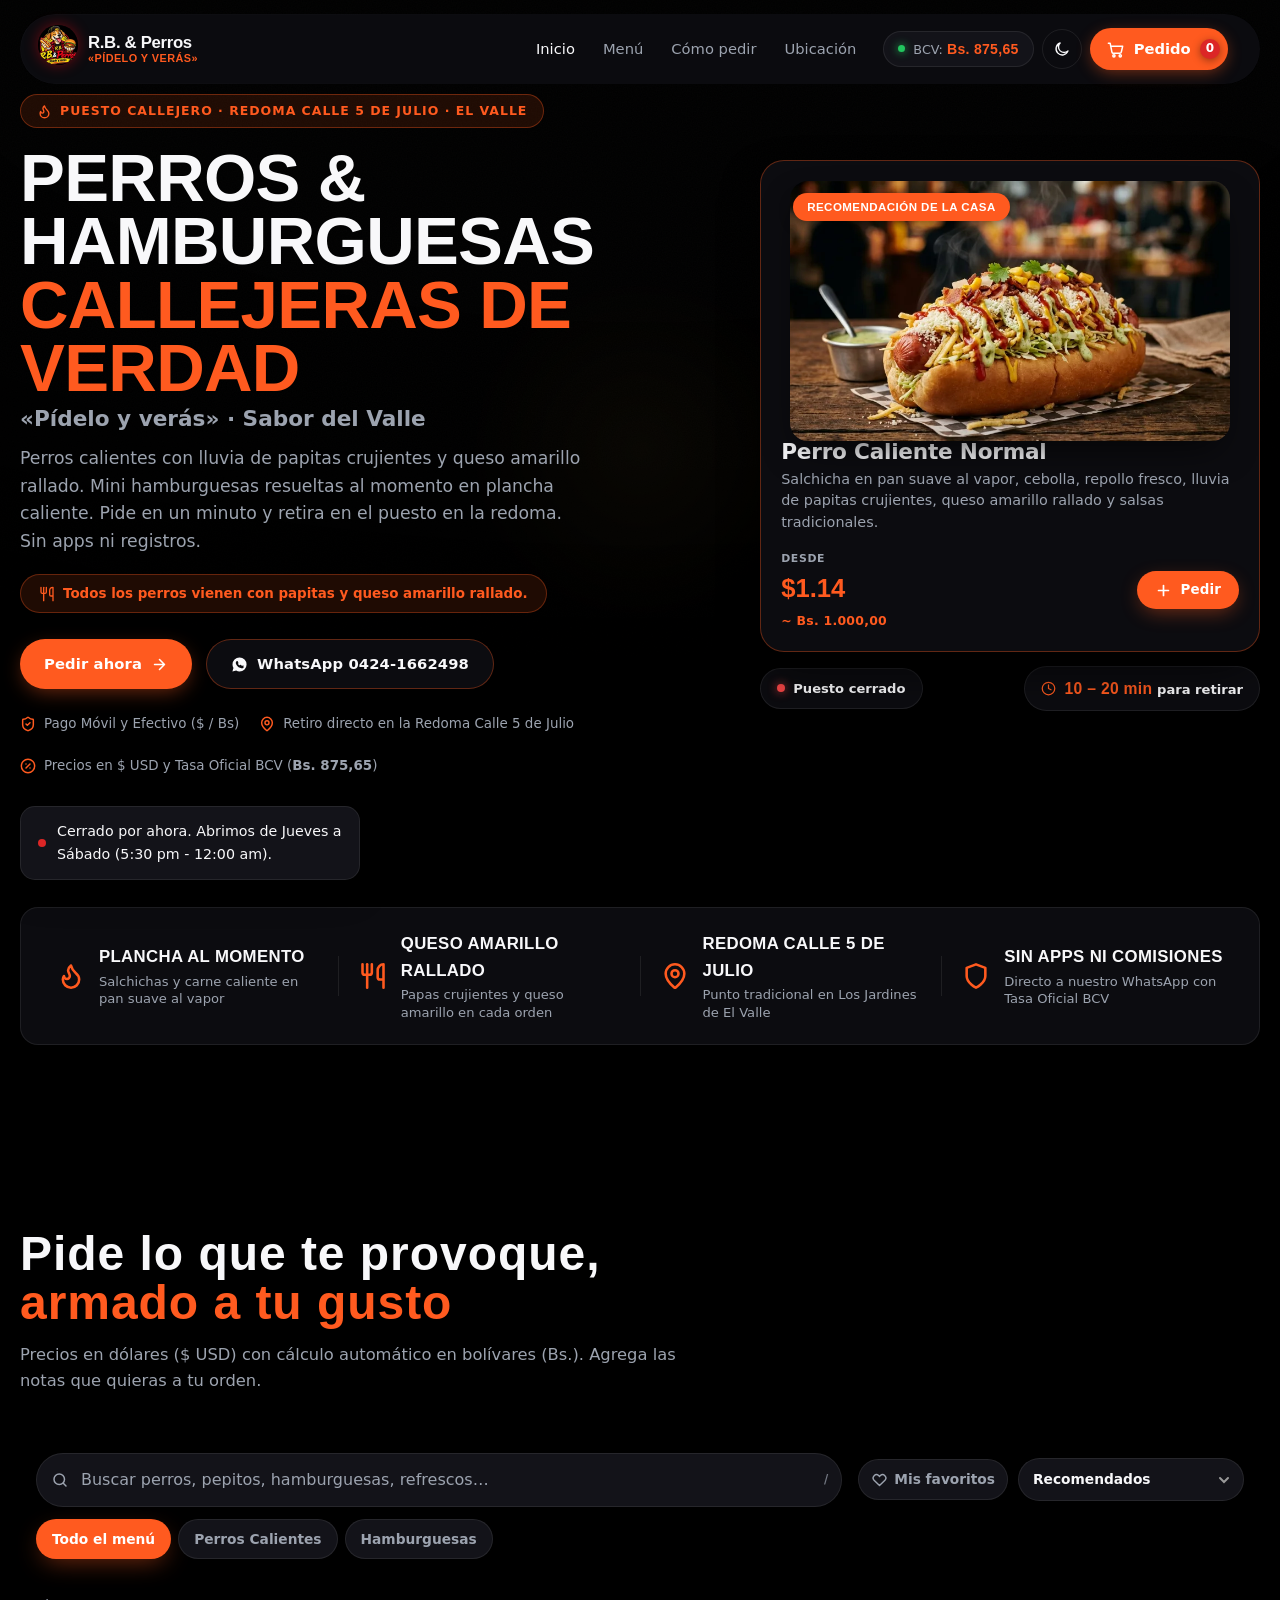
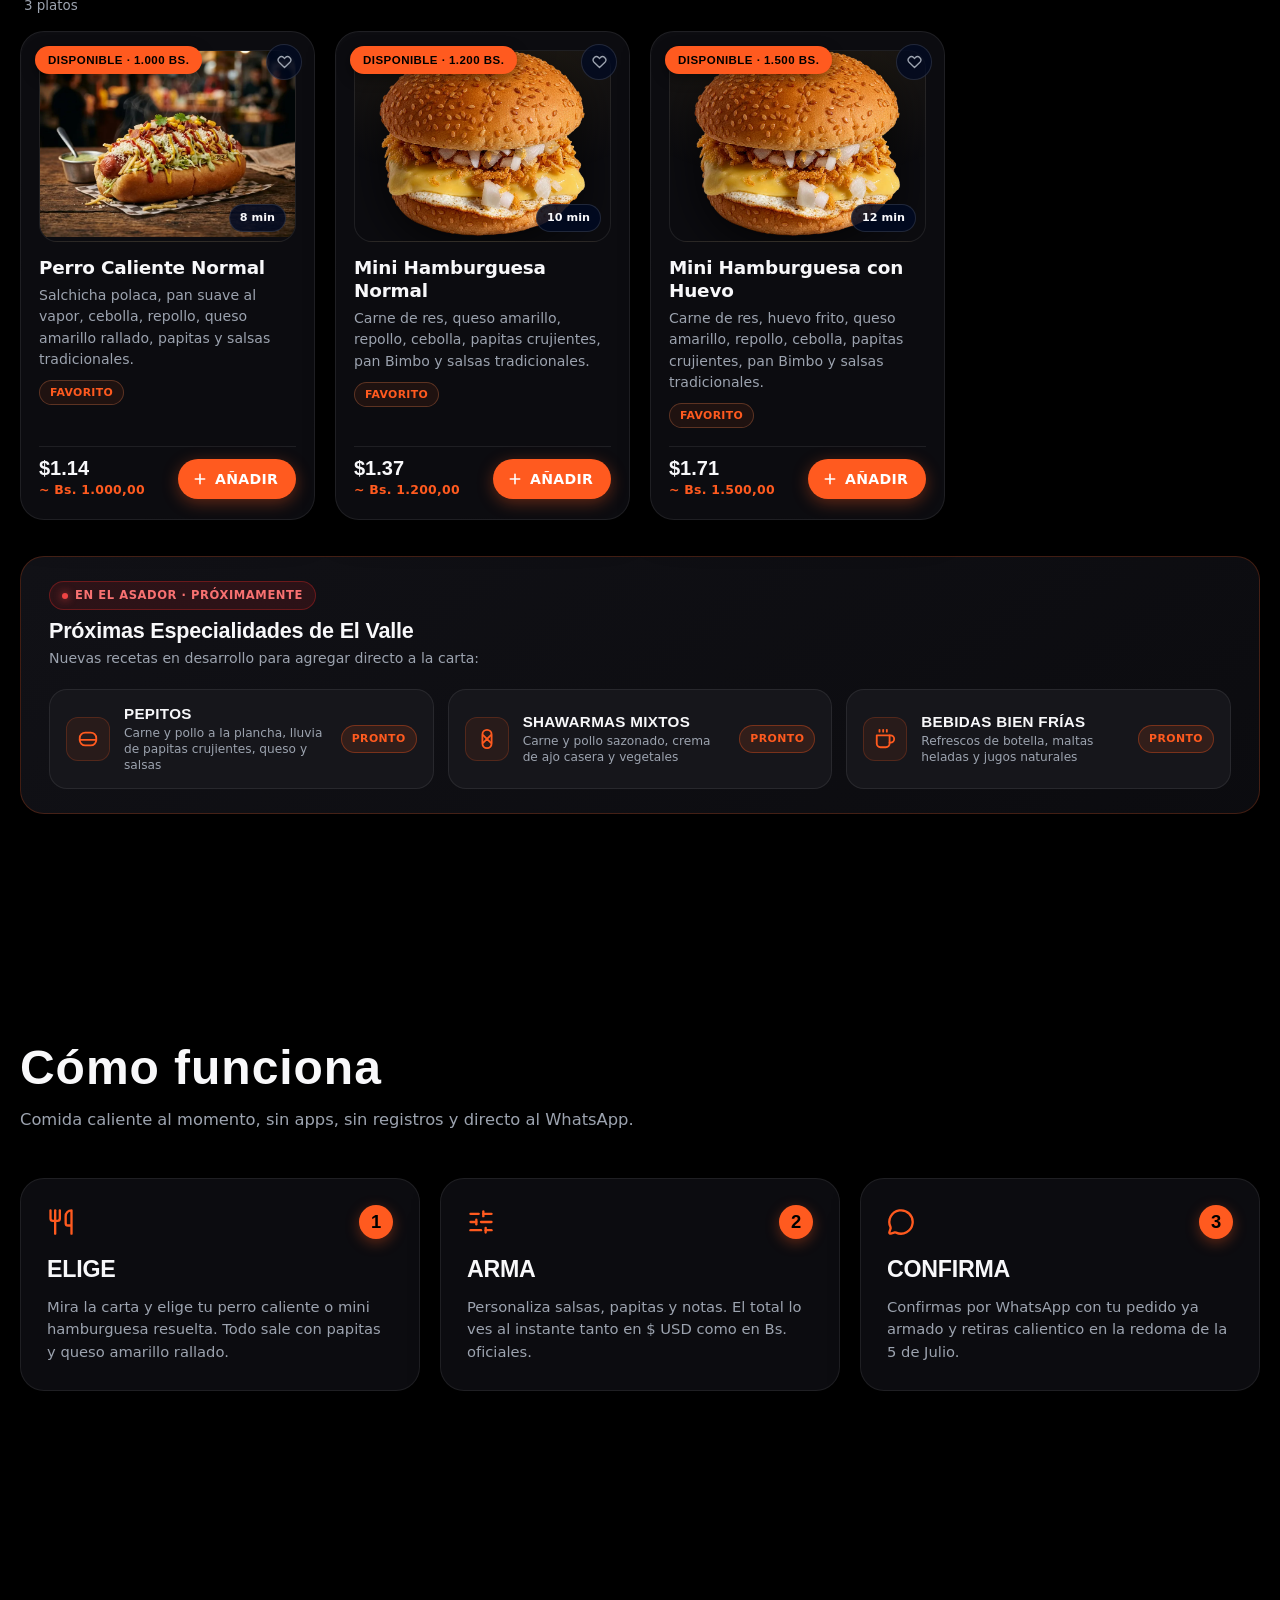
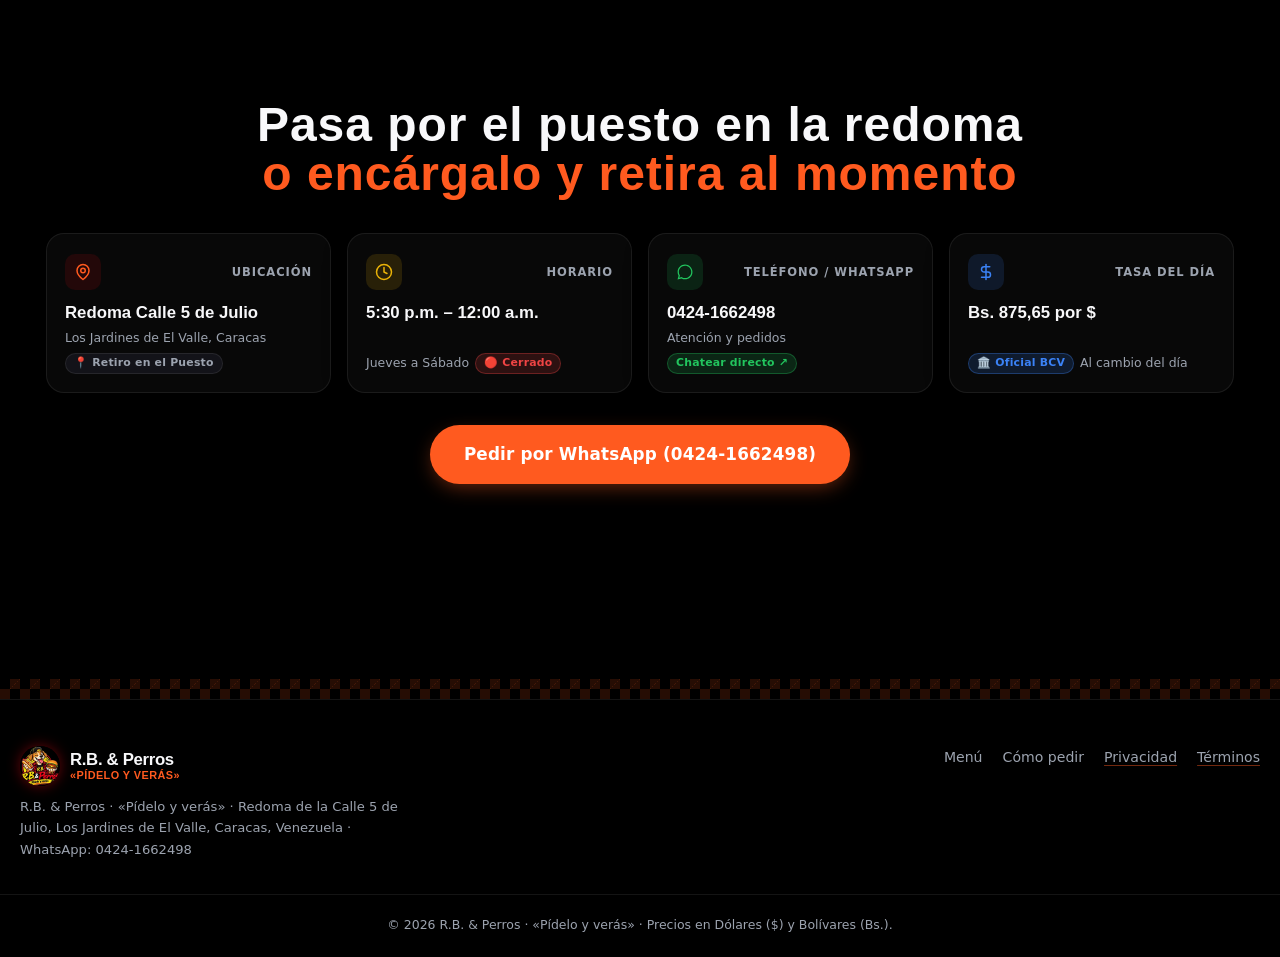
<file: index.html>
<!DOCTYPE html>
<html lang="es-VE" data-theme="dark">
<head>
<meta charset="UTF-8">
<meta name="viewport" content="width=device-width, initial-scale=1">
<title>R.B. & Perros — «Pídelo y verás» · Perros Calientes y Hamburguesas · El Valle, Caracas</title>
<meta name="description" content="R.B. & Perros «Pídelo y verás». Los mejores perros calientes y hamburguesas en la Redoma de la Calle 5 de Julio, Los Jardines de El Valle, Caracas. WhatsApp: 0424-1662498.">
<meta name="theme-color" content="#000000">
<meta name="color-scheme" content="dark light">

<!-- Open Graph / WhatsApp / Facebook Previews -->
<meta property="og:type" content="website">
<meta property="og:site_name" content="R.B. & Perros">
<meta property="og:title" content="R.B. & Perros — «Pídelo y verás»">
<meta property="og:description" content="Los mejores perros calientes y hamburguesas en la Redoma de la Calle 5 de Julio, Los Jardines de El Valle, Caracas. ¡Pide en línea y retira al momento!">
<meta property="og:url" content="https://RanchoBurguer.github.io/rb-y-perros/">
<meta property="og:image" content="https://RanchoBurguer.github.io/rb-y-perros/assets/og-image.jpg">
<meta property="og:image:secure_url" content="https://RanchoBurguer.github.io/rb-y-perros/assets/og-image.jpg">
<meta property="og:image:type" content="image/jpeg">
<meta property="og:image:width" content="600">
<meta property="og:image:height" content="600">
<meta property="og:image:alt" content="R.B. & Perros - Logo Oficial">

<!-- Twitter Card -->
<meta name="twitter:card" content="summary_large_image">
<meta name="twitter:title" content="R.B. & Perros — «Pídelo y verás»">
<meta name="twitter:description" content="Comida rápida callejera caraqueña en Los Jardines de El Valle.">
<meta name="twitter:image" content="https://RanchoBurguer.github.io/rb-y-perros/assets/og-image.jpg">

<!-- Privacidad y seguridad estricta: cero rastreadores, conexión a DolarApi y Google Fonts -->
<meta http-equiv="Content-Security-Policy" content="default-src 'self'; base-uri 'self'; object-src 'none'; img-src 'self' data: https:; font-src 'self' https://fonts.gstatic.com; style-src 'self' 'unsafe-inline' https://fonts.googleapis.com; script-src 'self' 'unsafe-inline'; connect-src 'self' https://ve.dolarapi.com; form-action 'self'; frame-src 'none'">
<meta name="referrer" content="strict-origin-when-cross-origin">
<link rel="canonical" href="https://rb-y-perros.vercel.app/">

<!-- Prioridad de carga crítica LCP -->
<link rel="preload" as="image" href="assets/platos/perro_real.webp" type="image/webp" fetchpriority="high">

<!-- Google Fonts: Anton (Display Urbano) e Inter (Lectura UI) -->
<link rel="preconnect" href="https://fonts.googleapis.com">
<link rel="preconnect" href="https://fonts.gstatic.com" crossorigin>
<link href="https://fonts.googleapis.com/css2?family=Anton&family=Inter:wght@400;500;600;700;800;900&display=swap" rel="stylesheet">

<link rel="stylesheet" href="css/styles.css">
<link rel="icon" type="image/webp" href="assets/favicon.webp">
<link rel="icon" type="image/png" href="assets/favicon.png">
<link rel="apple-touch-icon" href="assets/logo.png">

<!-- Datos Estructurados Schema.org para SEO local y Google Rich Results -->
<script type="application/ld+json">
{
  "@context": "https://schema.org",
  "@type": "FastFoodRestaurant",
  "name": "R.B. & Perros",
  "image": "https://rb-y-perros.vercel.app/assets/og-image.jpg",
  "@id": "https://rb-y-perros.vercel.app",
  "url": "https://rb-y-perros.vercel.app",
  "telephone": "+584241662498",
  "priceRange": "$",
  "servesCuisine": ["Venezuelan", "Street Food", "Hot Dogs", "Burgers"],
  "address": {
    "@type": "PostalAddress",
    "streetAddress": "Redoma de la Calle 5 de Julio",
    "addressLocality": "Los Jardines de El Valle, Caracas",
    "addressRegion": "Distrito Capital",
    "addressCountry": "VE"
  },
  "geo": {
    "@type": "GeoCoordinates",
    "latitude": 10.4682,
    "longitude": -66.9037
  },
  "openingHoursSpecification": [
    {
      "@type": "OpeningHoursSpecification",
      "dayOfWeek": ["Thursday", "Friday", "Saturday"],
      "opens": "17:30",
      "closes": "23:59"
    }
  ],
  "menu": "https://rb-y-perros.vercel.app/#menu",
  "acceptsReservations": "False"
}
</script>

<script>
  /* Evita el destello de tema incorrecto */
  (function () {
    try {
      var t = localStorage.getItem('rey-tema');
      if (!t) t = 'dark';
      document.documentElement.dataset.theme = t;
    } catch (e) {}
  })();
</script>
</head>

<body>
<a class="skip" href="#menu">Saltar al menú</a>

<!-- ===================== FONDO ===================== -->
<div class="noise" aria-hidden="true"></div>
<div class="vignette" aria-hidden="true"></div>
<div class="progress" aria-hidden="true"><span id="progressBar"></span></div>

<!-- ===================== NAVBAR ===================== -->
<header class="nav" id="nav">
  <div class="container nav__inner glass">
    <!-- El logo tiene un detector oculto: 5 clics seguidos abren el panel de administración -->
    <a href="#inicio" class="brand" id="brandLogo" title="R.B. & Perros — «Pídelo y verás»">
      <picture>
        <source srcset="assets/logo.webp" type="image/webp">
        <img src="assets/logo.png" alt="R.B. & Perros" class="brand__logo-img" width="40" height="40" loading="eager">
      </picture>
      <div class="brand__info">
        <span class="brand__text">R.B. & Perros</span>
        <span class="brand__slogan">«Pídelo y verás»</span>
      </div>
    </a>

    <nav class="nav__links" id="navLinks" aria-label="Principal">
      <a href="#inicio">Inicio</a>
      <a href="#menu">Menú</a>
      <a href="#como">Cómo pedir</a>
      <a href="#contacto">Ubicación</a>
    </nav>

    <div class="nav__actions">
      <div class="nav__tasa" id="bcvBadge" title="Tasa oficial BCV actualizada en tiempo real vía DolarApi">
        <span class="tasa-dot" aria-hidden="true"></span>
        <span class="tasa-text">BCV: <b id="bcvRate">Bs. 875,65</b></span>
      </div>

      <button class="icon-btn" id="themeToggle" aria-label="Cambiar entre tema oscuro y claro" data-magnetic>
        <svg class="ico ico--sun" viewBox="0 0 24 24" fill="none" stroke="currentColor" stroke-width="1.8" stroke-linecap="round">
          <circle cx="12" cy="12" r="4.2"/><path d="M12 2.5v2M12 19.5v2M2.5 12h2M19.5 12h2M5.2 5.2l1.4 1.4M17.4 17.4l1.4 1.4M18.8 5.2l-1.4 1.4M6.6 17.4l-1.4 1.4"/>
        </svg>
        <svg class="ico ico--moon" viewBox="0 0 24 24" fill="none" stroke="currentColor" stroke-width="1.8" stroke-linecap="round" stroke-linejoin="round">
          <path d="M20 14.5A8.2 8.2 0 1 1 9.5 4a6.8 6.8 0 0 0 10.5 10.5Z"/>
        </svg>
      </button>

      <button class="cart-btn" id="cartBtn" data-magnetic aria-label="Abrir mi pedido">
        <svg viewBox="0 0 24 24" fill="none" stroke="currentColor" stroke-width="1.9" stroke-linecap="round" stroke-linejoin="round">
          <path d="M3 4h2.2l2.3 11.2a2 2 0 0 0 2 1.6h7.8a2 2 0 0 0 2-1.55L21 8H6"/>
          <circle cx="10" cy="20" r="1.4"/><circle cx="18" cy="20" r="1.4"/>
        </svg>
        <span class="cart-btn__label">Pedido</span>
        <span class="cart-btn__badge" id="cartCount" data-empty="true">0</span>
      </button>

      <button class="burger" id="burger" aria-label="Abrir menú de navegación" aria-expanded="false" aria-controls="navLinks"><i></i><i></i></button>
    </div>
  </div>
</header>

<main>

  <!-- ===================== HERO (ESTILO DONBA BURGERS) ===================== -->
  <section class="hero" id="inicio">
    <div class="container hero__grid">
      <div class="hero__copy">
        <span class="badge reveal">
          <svg viewBox="0 0 24 24" fill="none" stroke="currentColor" stroke-width="2.2" stroke-linecap="round" stroke-linejoin="round" class="lucide lucide-flame" aria-hidden="true"><path d="M12 3q1 4 4 6.5t3 5.5a1 1 0 0 1-14 0 5 5 0 0 1 1-3 1 1 0 0 0 5 0c0-2-1.5-3-1.5-5q0-2 2.5-4"/></svg>
          Puesto Callejero · Redoma Calle 5 de Julio · El Valle
        </span>

        <h1 class="hero__title">
          <span class="line reveal" style="--d:60ms">PERROS & HAMBURGUESAS</span>
          <span class="line reveal text-amber" style="--d:140ms">CALLEJERAS DE VERDAD</span>
          <span class="line hero__slogan reveal" style="--d:220ms">«Pídelo y verás» · Sabor del Valle</span>
        </h1>

        <p class="hero__sub reveal" style="--d:300ms">
          Perros calientes con lluvia de papitas crujientes y queso amarillo rallado. Mini hamburguesas resueltas al momento en plancha caliente. Pide en un minuto y retira en el puesto en la redoma. Sin apps ni registros.
        </p>

        <p class="hero-badge-pill reveal" style="--d:340ms">
          <svg viewBox="0 0 24 24" fill="none" stroke="currentColor" stroke-width="2" stroke-linecap="round" stroke-linejoin="round" class="lucide lucide-utensils" aria-hidden="true"><path d="M3 2v7c0 1.1.9 2 2 2h4a2 2 0 0 0 2-2V2"/><path d="M7 2v20"/><path d="M21 15V2a5 5 0 0 0-5 5v6c0 1.1.9 2 2 2h3Zm0 0v7"/></svg>
          Todos los perros vienen con papitas y queso amarillo rallado.
        </p>

        <div class="hero__cta reveal" style="--d:380ms">
          <a class="btn btn--primary" href="#menu" data-magnetic>
            <span>Pedir ahora</span>
            <svg viewBox="0 0 24 24" fill="none" stroke="currentColor" stroke-width="2.2" stroke-linecap="round" stroke-linejoin="round"><path d="M5 12h14M12 5l7 7-7 7"/></svg>
          </a>
          <a class="btn btn--ghost" id="waHero" href="https://wa.me/584241662498" target="_blank" rel="noopener noreferrer">
            <svg viewBox="0 0 24 24" fill="currentColor" aria-hidden="true"><path d="M12.04 2A9.9 9.9 0 0 0 2.1 11.9a9.8 9.8 0 0 0 1.35 4.96L2 22l5.28-1.38a9.9 9.9 0 0 0 4.76 1.21h.01A9.9 9.9 0 0 0 22 11.94 9.9 9.9 0 0 0 12.04 2Zm5.8 14.06c-.24.68-1.4 1.3-1.94 1.35-.5.05-.98.23-3.3-.69-2.78-1.1-4.54-3.94-4.68-4.13-.13-.19-1.12-1.49-1.12-2.84 0-1.35.71-2.01.96-2.29a1 1 0 0 1 .73-.34h.52c.17 0 .4-.06.62.47.24.57.81 1.97.88 2.11a.5.5 0 0 1 .02.47 1.2 1.2 0 0 1-.18.25 1.1 1.1 0 0 1-.16.18c-.08.06-.17.14-.24.22-.08.08-.16.17-.07.33.1.16.44.72.94 1.17.64.57 1.19.75 1.35.83.17.08.26.07.36-.04.1-.11.41-.48.52-.64.11-.16.22-.14.37-.08.15.06.96.93 2.17 1.25.3.13.5.13.69.08.21-.05 1.1-.54 1.26-1.06.16-.52.16-.96.11-1.06-.04-.09-.19-.14-.42-.25Z"/></svg>
            <span>WhatsApp 0424-1662498</span>
          </a>
        </div>

        <ul class="hero__trust reveal" style="--d:460ms">
          <li>
            <svg viewBox="0 0 24 24" fill="none" stroke="currentColor" stroke-width="2.2" stroke-linecap="round" stroke-linejoin="round" class="lucide"><path d="M20 13c0 5-3.5 7.5-7.66 8.95a1 1 0 0 1-.67-.01C7.5 20.5 4 18 4 13V6a1 1 0 0 1 1-1c2 0 4.5-1.2 6.24-2.72a1.17 1.17 0 0 1 1.52 0C14.51 3.81 17 5 19 5a1 1 0 0 1 1 1z"/><path d="m9 12 2 2 4-4"/></svg>
            <span>Pago Móvil y Efectivo ($ / Bs)</span>
          </li>
          <li>
            <svg viewBox="0 0 24 24" fill="none" stroke="currentColor" stroke-width="2.2" stroke-linecap="round" stroke-linejoin="round" class="lucide"><path d="M20 10c0 4.993-5.539 10.193-7.399 11.799a1 1 0 0 1-1.202 0C9.539 20.193 4 14.993 4 10a8 8 0 0 1 16 0"/><circle cx="12" cy="10" r="3"/></svg>
            <span>Retiro directo en la Redoma Calle 5 de Julio</span>
          </li>
          <li>
            <svg viewBox="0 0 24 24" fill="none" stroke="currentColor" stroke-width="2.2" stroke-linecap="round" stroke-linejoin="round" class="lucide"><circle cx="12" cy="12" r="10"/><path d="m15 9-6 6M9 9h.01M15 15h.01"/></svg>
            <span>Precios en $ USD y Tasa Oficial BCV (<strong id="heroTasa">Bs. 875,65</strong>)</span>
          </li>
        </ul>
      </div>

      <!-- Plato destacado -->
      <div class="hero__visual reveal" style="--d:260ms">
        <div class="dish-hero" data-tilt>
          <picture>
            <source srcset="assets/platos/perro_real.webp" type="image/webp">
            <img src="assets/platos/perro_real.jpg" alt="Perro Caliente Normal Caraqueño" width="400" height="260" loading="eager" fetchpriority="high">
          </picture>
          <span class="dish-hero__badge">Recomendación de la casa</span>
          <div class="dish-hero__body">
            <h2>Perro Caliente Normal</h2>
            <p>Salchicha en pan suave al vapor, cebolla, repollo fresco, lluvia de papitas crujientes, queso amarillo rallado y salsas tradicionales.</p>
            <div class="dish-hero__foot">
              <div class="dish__price-box">
                <span class="price-from">desde</span>
                <b id="heroPrice">$1.14</b>
                <small class="dish__price-bs" id="heroPriceBs">~ Bs. 1.000,00</small>
              </div>
              <button class="btn btn--sm btn--primary" id="heroAdd" data-add="perro-clasico" data-magnetic>
                <svg viewBox="0 0 24 24" fill="none" stroke="currentColor" stroke-width="2.4" stroke-linecap="round"><path d="M12 5v14M5 12h14"/></svg>
                <span>Pedir</span>
              </button>
            </div>
          </div>
        </div>

        <div class="dish-hero__meta-bar">
          <div class="hero-status-pill" id="heroStoreStatus">
            <span class="dot dot--green" id="heroStoreDot"></span>
            <span id="heroStoreText">Puesto abierto</span>
          </div>
          <div class="hero-status-pill">
            <svg viewBox="0 0 24 24" fill="none" stroke="currentColor" stroke-width="2" stroke-linecap="round" stroke-linejoin="round" class="lucide lucide-clock" aria-hidden="true"><circle cx="12" cy="12" r="10"/><path d="M12 6v6l4 2"/></svg>
            <span><b id="heroEta">10–20 min</b> para retirar</span>
          </div>
        </div>
      </div>
    </div>
  </section>

  <!-- ===================== GARANTÍAS DE CALLE (ESTILO DINER URBANO) ===================== -->
  <section class="section section--tight">
    <div class="container">
      <div class="diner-ribbon reveal">
        <div class="diner-ribbon__item">
          <svg viewBox="0 0 24 24" fill="none" stroke="currentColor" stroke-width="2.2" stroke-linecap="round" stroke-linejoin="round" class="diner-ribbon__ico"><path d="M12 3q1 4 4 6.5t3 5.5a1 1 0 0 1-14 0 5 5 0 0 1 1-3 1 1 0 0 0 5 0c0-2-1.5-3-1.5-5q0-2 2.5-4"/></svg>
          <div>
            <strong>Plancha al Momento</strong>
            <small>Salchichas y carne caliente en pan suave al vapor</small>
          </div>
        </div>
        <span class="diner-ribbon__sep" aria-hidden="true"></span>
        <div class="diner-ribbon__item">
          <svg viewBox="0 0 24 24" fill="none" stroke="currentColor" stroke-width="2.2" stroke-linecap="round" stroke-linejoin="round" class="diner-ribbon__ico"><path d="M3 2v7c0 1.1.9 2 2 2h4a2 2 0 0 0 2-2V2"/><path d="M7 2v20"/><path d="M21 15V2a5 5 0 0 0-5 5v6c0 1.1.9 2 2 2h3Zm0 0v7"/></svg>
          <div>
            <strong>Queso Amarillo Rallado</strong>
            <small>Papas crujientes y queso amarillo en cada orden</small>
          </div>
        </div>
        <span class="diner-ribbon__sep" aria-hidden="true"></span>
        <div class="diner-ribbon__item">
          <svg viewBox="0 0 24 24" fill="none" stroke="currentColor" stroke-width="2.2" stroke-linecap="round" stroke-linejoin="round" class="diner-ribbon__ico"><path d="M20 10c0 4.993-5.539 10.193-7.399 11.799a1 1 0 0 1-1.202 0C9.539 20.193 4 14.993 4 10a8 8 0 0 1 16 0"/><circle cx="12" cy="10" r="3"/></svg>
          <div>
            <strong>Redoma Calle 5 de Julio</strong>
            <small>Punto tradicional en Los Jardines de El Valle</small>
          </div>
        </div>
        <span class="diner-ribbon__sep" aria-hidden="true"></span>
        <div class="diner-ribbon__item">
          <svg viewBox="0 0 24 24" fill="none" stroke="currentColor" stroke-width="2.2" stroke-linecap="round" stroke-linejoin="round" class="diner-ribbon__ico"><path d="M12 22s8-4 8-10V5l-8-3-8 3v7c0 6 8 10 8 10z"/></svg>
          <div>
            <strong>Sin Apps ni Comisiones</strong>
            <small>Directo a nuestro WhatsApp con Tasa Oficial BCV</small>
          </div>
        </div>
      </div>
    </div>
  </section>

  <!-- ===================== MENÚ ===================== -->
  <section class="section" id="menu">
    <div class="container">
      <header class="sec-head reveal">
        <h2 class="sec-title">Pide lo que te provoque,<br><span class="text-amber">armado a tu gusto</span></h2>
        <p class="sec-sub">Precios en dólares ($ USD) con cálculo automático en bolívares (Bs.). Agrega las notas que quieras a tu orden.</p>
      </header>

      <!-- Barra de herramientas -->
      <div class="menu-toolbar reveal" id="menuToolbar">
        <div class="search">
          <svg viewBox="0 0 24 24" fill="none" stroke="currentColor" stroke-width="2" stroke-linecap="round" aria-hidden="true"><circle cx="11" cy="11" r="7"/><path d="m20 20-3.6-3.6"/></svg>
          <input type="search" id="search" placeholder="Buscar perros, pepitos, hamburguesas, refrescos…" aria-label="Buscar en el menú" autocomplete="off" spellcheck="false">
          <button class="search__clear" id="searchClear" aria-label="Limpiar búsqueda" hidden>&times;</button>
          <kbd class="search__hint" aria-hidden="true">/</kbd>
        </div>

        <div class="chips" id="catChips" role="tablist" aria-label="Categorías del menú"></div>

        <div class="menu-toolbar__right">
          <button class="chip chip--fav" id="favToggle" aria-pressed="false">
            <svg viewBox="0 0 24 24" fill="none" stroke="currentColor" stroke-width="2" stroke-linecap="round" stroke-linejoin="round" aria-hidden="true"><path d="M12 20.5 4.3 13a4.6 4.6 0 0 1 6.5-6.5l1.2 1.2 1.2-1.2A4.6 4.6 0 0 1 19.7 13Z"/></svg>
            <span id="favLabel">Mis favoritos</span>
          </button>

          <label class="select">
            <span class="sr">Ordenar por</span>
            <select id="sort">
              <option value="recomendado">Recomendados</option>
              <option value="precio-asc">Precio: menor a mayor</option>
              <option value="precio-desc">Precio: mayor a menor</option>
              <option value="nombre">Nombre A–Z</option>
            </select>
          </label>
        </div>
      </div>

      <!-- Rejilla generada por JS -->
      <p class="menu-count" id="menuCount" aria-live="polite">Cargando menú…</p>
      <div class="menu-grid" id="menuGrid"></div>

      <div class="empty" id="menuEmpty" hidden>
        <div class="empty__ico" aria-hidden="true">
          <svg viewBox="0 0 24 24" fill="none" stroke="currentColor" stroke-width="1.6" stroke-linecap="round"><circle cx="11" cy="11" r="7"/><path d="m20 20-3.6-3.6"/></svg>
        </div>
        <h3>No encontramos nada</h3>
        <p>Prueba con otro término o quita los filtros.</p>
        <button class="btn btn--sm btn--ghost" id="resetFilters">Ver todo el menú</button>
      </div>

      <!-- Próximas Especialidades en Desarrollo (Diseño Editorial Artesanal) -->
      <div class="upcoming-strip reveal" aria-labelledby="upcomingTitle">
        <div class="upcoming-strip__head">
          <span class="badge-craft">
            <span class="badge-craft__dot"></span>
            En el Asador · Próximamente
          </span>
          <h3 id="upcomingTitle" class="upcoming-strip__title">Próximas Especialidades de El Valle</h3>
          <p class="upcoming-strip__sub">Nuevas recetas en desarrollo para agregar directo a la carta:</p>
        </div>
        <div class="upcoming-strip__grid">
          <div class="upcoming-item">
            <span class="upcoming-item__icon" aria-hidden="true">
              <svg viewBox="0 0 24 24" fill="none" stroke="currentColor" stroke-width="2" stroke-linecap="round" stroke-linejoin="round"><path d="M3 11c0-3.3 2.7-6 6-6h6c3.3 0 6 2.7 6 6v2c0 3.3-2.7 6-6 6H9c-3.3 0-6-2.7-6-6v-2z"/><path d="M3 13h18"/></svg>
            </span>
            <div class="upcoming-item__body">
              <strong>Pepitos</strong>
              <small>Carne y pollo a la plancha, lluvia de papitas crujientes, queso y salsas</small>
            </div>
            <span class="upcoming-item__pill">Pronto</span>
          </div>
          <div class="upcoming-item">
            <span class="upcoming-item__icon" aria-hidden="true">
              <svg viewBox="0 0 24 24" fill="none" stroke="currentColor" stroke-width="2" stroke-linecap="round" stroke-linejoin="round"><path d="M12 2a5 5 0 0 1 5 5v10a5 5 0 0 1-10 0V7a5 5 0 0 1 5-5z"/><path d="M8 8l8 8M16 8l-8 8"/></svg>
            </span>
            <div class="upcoming-item__body">
              <strong>Shawarmas Mixtos</strong>
              <small>Carne y pollo sazonado, crema de ajo casera y vegetales</small>
            </div>
            <span class="upcoming-item__pill">Pronto</span>
          </div>
          <div class="upcoming-item">
            <span class="upcoming-item__icon" aria-hidden="true">
              <svg viewBox="0 0 24 24" fill="none" stroke="currentColor" stroke-width="2" stroke-linecap="round" stroke-linejoin="round"><path d="M17 8h1a4 4 0 1 1 0 8h-1"/><path d="M3 8h14v9a4 4 0 0 1-4 4H7a4 4 0 0 1-4-4Z"/><line x1="6" x2="6" y1="2" y2="4"/><line x1="10" x2="10" y1="2" y2="4"/><line x1="14" x2="14" y1="2" y2="4"/></svg>
            </span>
            <div class="upcoming-item__body">
              <strong>Bebidas Bien Frías</strong>
              <small>Refrescos de botella, maltas heladas y jugos naturales</small>
            </div>
            <span class="upcoming-item__pill">Pronto</span>
          </div>
        </div>
      </div>
    </div>
  </section>

  <!-- ===================== CÓMO FUNCIONA (ESTILO DONBA) ===================== -->
  <section class="section" id="como">
    <div class="container">
      <header class="sec-head reveal">
        <h2 class="sec-title">Cómo funciona</h2>
        <p class="sec-sub">Comida caliente al momento, sin apps, sin registros y directo al WhatsApp.</p>
      </header>
      <div class="steps">
        <article class="step reveal">
          <div class="step__head">
            <svg viewBox="0 0 24 24" fill="none" stroke="currentColor" stroke-width="2" stroke-linecap="round" stroke-linejoin="round" class="step__ico" aria-hidden="true"><path d="M3 2v7c0 1.1.9 2 2 2h4a2 2 0 0 0 2-2V2"/><path d="M7 2v20"/><path d="M21 15V2a5 5 0 0 0-5 5v6c0 1.1.9 2 2 2h3Zm0 0v7"/></svg>
            <span class="step__n" aria-hidden="true">1</span>
          </div>
          <h3>Elige</h3>
          <p>Mira la carta y elige tu perro caliente o mini hamburguesa resuelta. Todo sale con papitas y queso amarillo rallado.</p>
        </article>
        <article class="step reveal" style="--d:100ms">
          <div class="step__head">
            <svg viewBox="0 0 24 24" fill="none" stroke="currentColor" stroke-width="2" stroke-linecap="round" stroke-linejoin="round" class="step__ico" aria-hidden="true"><path d="M10 5H3"/><path d="M12 19H3"/><path d="M14 3v4"/><path d="M16 17v4"/><path d="M21 12h-9"/><path d="M21 19h-5"/><path d="M21 5h-7"/><path d="M8 10v4"/><path d="M8 12H3"/></svg>
            <span class="step__n" aria-hidden="true">2</span>
          </div>
          <h3>Arma</h3>
          <p>Personaliza salsas, papitas y notas. El total lo ves al instante tanto en $ USD como en Bs. oficiales.</p>
        </article>
        <article class="step reveal" style="--d:200ms">
          <div class="step__head">
            <svg viewBox="0 0 24 24" fill="none" stroke="currentColor" stroke-width="2" stroke-linecap="round" stroke-linejoin="round" class="step__ico" aria-hidden="true"><path d="M2.992 16.342a2 2 0 0 1 .094 1.167l-1.065 3.29a1 1 0 0 0 1.236 1.168l3.413-.998a2 2 0 0 1 1.099.092 10 10 0 1 0-4.777-4.719"/></svg>
            <span class="step__n" aria-hidden="true">3</span>
          </div>
          <h3>Confirma</h3>
          <p>Confirmas por WhatsApp con tu pedido ya armado y retiras calientico en la redoma de la 5 de Julio.</p>
        </article>
      </div>
    </div>
  </section>

  <!-- ===================== UBICACIÓN / CONTACTO ===================== -->
  <section class="section" id="contacto">
    <div class="container">
      <div class="cta reveal">
        <h2 class="sec-title">Pasa por el puesto en la redoma<br><span class="text-amber">o encárgalo y retira al momento</span></h2>
        <div class="cta__grid" id="ctaInfo"></div>
        <a class="btn btn--primary btn--lg" id="waCta" href="https://wa.me/584241662498" target="_blank" rel="noopener noreferrer" data-magnetic>Pedir por WhatsApp (0424-1662498)</a>
      </div>
    </div>
  </section>

</main>

<div class="checker-strip" aria-hidden="true"></div>

<!-- ===================== FOOTER ===================== -->
<footer class="foot">
  <div class="container foot__inner">
    <div>
      <span class="brand">
        <img src="assets/logo.svg" alt="R.B. & Perros" class="brand__logo-img">
        <div class="brand__info">
          <span class="brand__text">R.B. & Perros</span>
          <span class="brand__slogan">«Pídelo y verás»</span>
        </div>
      </span>
      <p class="foot__note" id="footLegal">Redoma de la Calle 5 de Julio, Los Jardines de El Valle, Caracas · Venezuela</p>
    </div>
    <nav class="foot__links" aria-label="Legal">
      <a href="#menu">Menú</a>
      <a href="#como">Cómo pedir</a>
      <button class="linkish" data-modal="mPrivacidad">Privacidad</button>
      <button class="linkish" data-modal="mTerminos">Términos</button>
    </nav>
  </div>
  <p class="foot__legal" id="footRights">© R.B. & Perros · «Pídelo y verás» · El auténtico sabor callejero de Caracas.</p>
</footer>

<button class="to-top" id="toTop" aria-label="Volver arriba" data-magnetic>
  <svg viewBox="0 0 24 24" fill="none" stroke="currentColor" stroke-width="2" stroke-linecap="round" stroke-linejoin="round"><path d="m6 14 6-6 6 6"/></svg>
</button>

<!-- ===================== BARRA FLOTANTE DE PEDIDO (ACCESO RÁPIDO MÓVIL) ===================== -->
<aside class="cart-float-bar" id="cartFloatBar" aria-label="Resumen de tu pedido" hidden>
  <div class="cart-float-bar__card" id="cartFloatBtn">
    <div class="cart-float-bar__left">
      <div class="cart-float-bar__icon-wrap">
        <svg viewBox="0 0 24 24" fill="none" stroke="currentColor" stroke-width="2.2" stroke-linecap="round" stroke-linejoin="round">
          <path d="M3 4h2.2l2.3 11.2a2 2 0 0 0 2 1.6h7.8a2 2 0 0 0 2-1.55L21 8H6"/>
          <circle cx="10" cy="20" r="1.4"/><circle cx="18" cy="20" r="1.4"/>
        </svg>
        <span class="cart-float-bar__badge" id="floatCartCount">0</span>
      </div>
      <div class="cart-float-bar__details">
        <span class="cart-float-bar__title">Tu Pedido</span>
        <span class="cart-float-bar__prices">
          <strong id="floatCartUsd">$0.00</strong>
          <small id="floatCartBs">· Bs. 0,00</small>
        </span>
      </div>
    </div>
    <button class="cart-float-bar__cta" type="button" aria-label="Ver mi pedido y pagar">
      <span>Ver pedido</span>
      <svg viewBox="0 0 24 24" fill="none" stroke="currentColor" stroke-width="2.5" stroke-linecap="round" stroke-linejoin="round"><path d="M5 12h14M12 5l7 7-7 7"/></svg>
    </button>
  </div>
</aside>

<!-- ===================== CARRITO / CHECKOUT / TICKET ===================== -->
<div class="drawer-wrap" id="drawer" aria-hidden="true">
  <div class="drawer__back" data-close></div>
  <aside class="drawer" role="dialog" aria-modal="true" aria-labelledby="drawerTitle">
    <header class="drawer__head">
      <button class="drawer__backbtn" id="drawerBack" aria-label="Volver" hidden>
        <svg viewBox="0 0 24 24" fill="none" stroke="currentColor" stroke-width="2.2" stroke-linecap="round" stroke-linejoin="round"><path d="M15 6l-6 6 6 6"/></svg>
      </button>
      <h2 id="drawerTitle">Tu pedido</h2>
      <button class="icon-btn" data-close aria-label="Cerrar">
        <svg viewBox="0 0 24 24" fill="none" stroke="currentColor" stroke-width="2" stroke-linecap="round"><path d="m6 6 12 12M18 6 6 18"/></svg>
      </button>
    </header>

    <div class="drawer__body">
      <!-- Vista 1: carrito -->
      <section class="view is-active" id="viewCart">
        <div class="cart-pickup-banner">
          <svg viewBox="0 0 24 24" fill="none" stroke="currentColor" stroke-width="2" stroke-linecap="round" stroke-linejoin="round"><path d="M12 2a8 8 0 0 0-8 8c0 5.25 8 12 8 12s8-6.75 8-12a8 8 0 0 0-8-8z"/><circle cx="12" cy="10" r="3"/></svg>
          <div>
            <strong>Retiro en el Puesto</strong> · Redoma Calle 5 de Julio
            <small>Listo en 10–20 min · Delivery próximamente</small>
          </div>
        </div>

        <!-- Mantenemos elementos ocultos para compatibilidad con JS -->
        <div class="zone-row sr" aria-hidden="true">
          <select id="zone"></select>
          <p id="zoneHint"></p>
        </div>

        <div class="freeship" id="freeship" hidden>
          <svg class="freeship__ring" viewBox="0 0 40 40" aria-hidden="true">
            <circle class="bg" cx="20" cy="20" r="17"></circle>
            <circle class="fg" cx="20" cy="20" r="17" stroke-dasharray="106.8" stroke-dashoffset="106.8"></circle>
          </svg>
          <p class="freeship__txt" id="freeshipTxt"></p>
        </div>

        <ul class="cart-list" id="cartList"></ul>

        <div class="cart-empty" id="cartEmpty">
          <div class="empty__ico" aria-hidden="true">
            <svg viewBox="0 0 24 24" fill="none" stroke="currentColor" stroke-width="1.6" stroke-linecap="round" stroke-linejoin="round"><path d="M3 4h2.2l2.3 11.2a2 2 0 0 0 2 1.6h7.8a2 2 0 0 0 2-1.55L21 8H6"/><circle cx="10" cy="20" r="1.4"/><circle cx="18" cy="20" r="1.4"/></svg>
          </div>
          <p>Tu orden está vacía.</p>
          <button class="btn btn--sm btn--primary" data-close>Ver el menú</button>
        </div>

        <!-- Desglose y Cupón scrolleables para no asfixiar el espacio de los productos -->
        <div class="cart-extras" id="cartExtras">
          <div class="coupon">
            <input type="text" id="couponInput" placeholder="Código de promo (ej: VALLE10)" aria-label="Código de descuento" autocomplete="off" spellcheck="false" maxlength="20">
            <button class="btn btn--sm btn--ghost" id="couponApply">Aplicar</button>
          </div>
          <p class="coupon-ok" id="couponMsg" hidden></p>
          <dl class="totals" id="totals"></dl>
          <p class="fineprint">Tu pedido va directo a nuestro WhatsApp sin intermediarios.</p>
        </div>
      </section>

      <!-- Vista 2: datos del cliente -->
      <section class="view" id="viewCheckout" hidden>
        <form id="checkoutForm" class="form form--drawer" novalidate>
          <fieldset class="fieldset">
            <legend>¿Quién recibe o retira?</legend>
            <div class="field">
              <input type="text" id="cName" placeholder=" " required minlength="3" maxlength="60" autocomplete="name" spellcheck="false">
              <label for="cName">Nombre y Apellido</label>
              <small class="err">Mínimo 3 caracteres</small>
            </div>
            <div class="field">
              <input type="tel" id="cPhone" placeholder=" " required pattern="[0-9]{10,11}" maxlength="11" inputmode="numeric" autocomplete="tel-national">
              <label for="cPhone">Celular / WhatsApp (ej: 04241662498)</label>
              <small class="err">Escribe tu número de celular (10 u 11 dígitos)</small>
            </div>
          </fieldset>

          <fieldset class="fieldset">
            <legend>Modalidad de entrega</legend>
            <div class="field">
              <input type="text" id="cAddr" placeholder=" " value="Retiro en el Puesto (Redoma Calle 5 de Julio)" required minlength="3" maxlength="120" autocomplete="street-address" spellcheck="false">
              <label for="cAddr">Modalidad / Retiro en el Puesto</label>
              <small class="err">Indica tu confirmación de retiro</small>
            </div>
            <div class="field">
              <input type="text" id="cNotes" placeholder=" " maxlength="200">
              <label for="cNotes">Indicaciones especiales (sin cebolla, salsas aparte, etc.)</label>
            </div>
            <label class="check">
              <input type="checkbox" id="cSave">
              <span>Recordar mis datos en este teléfono</span>
            </label>
          </fieldset>

          <fieldset class="fieldset">
            <legend>Forma de pago</legend>
            <div class="pays" id="payOptions"></div>
            <p class="pay-note" id="payNote"></p>
          </fieldset>

          <!-- Botón de acción para enviar pedido -->
          <div class="checkout__submit">
            <button type="submit" class="btn btn--primary btn--full btn--lg" id="submitOrderBtn" data-magnetic>
              <span>Generar Pedido y Enviar a WhatsApp</span>
              <svg viewBox="0 0 24 24" fill="none" stroke="currentColor" stroke-width="2.2" stroke-linecap="round" stroke-linejoin="round"><path d="M5 12h14M12 5l7 7-7 7"/></svg>
            </button>
            <button type="button" class="btn btn--ghost btn--full btn--sm" id="btnBackToCart">
              ← Volver a modificar el carrito
            </button>
          </div>
        </form>
      </section>

      <!-- Vista 3: ticket -->
      <section class="view" id="viewTicket" hidden>
        <div class="ticket" id="ticketBox"></div>

        <div class="ticket__actions">
          <a class="btn btn--primary btn--full btn--lg" id="waSend" href="#" target="_blank" rel="noopener noreferrer" data-magnetic>
            <svg viewBox="0 0 24 24" fill="currentColor" aria-hidden="true"><path d="M12.04 2A9.9 9.9 0 0 0 2.1 11.9a9.8 9.8 0 0 0 1.35 4.96L2 22l5.28-1.38a9.9 9.9 0 0 0 4.76 1.21h.01A9.9 9.9 0 0 0 22 11.94 9.9 9.9 0 0 0 12.04 2Zm5.8 14.06c-.24.68-1.4 1.3-1.94 1.35-.5.05-.98.23-3.3-.69-2.78-1.1-4.54-3.94-4.68-4.13-.13-.19-1.12-1.49-1.12-2.84 0-1.35.71-2.01.96-2.29a1 1 0 0 1 .73-.34h.52c.17 0 .4-.06.62.47.24.57.81 1.97.88 2.11a.5.5 0 0 1 .02.47 1.2 1.2 0 0 1-.18.25 1.1 1.1 0 0 1-.16.18c-.08.06-.17.14-.24.22-.08.08-.16.17-.07.33.1.16.44.72.94 1.17.64.57 1.19.75 1.35.83.17.08.26.07.36-.04.1-.11.41-.48.52-.64.11-.16.22-.14.37-.08.15.06.96.93 2.17 1.25.3.13.5.13.69.08.21-.05 1.1-.54 1.26-1.06.16-.52.16-.96.11-1.06-.04-.09-.19-.14-.42-.25Z"/></svg>
            <span>Enviar Pedido a WhatsApp</span>
          </a>
          <p class="ticket__hint">Se abrirá WhatsApp con el pedido listo para enviar a +58 424 166 24 98.</p>
        </div>

        <div class="receipt">
          <div class="receipt__head">
            <span class="receipt__ico" aria-hidden="true">
              <svg viewBox="0 0 24 24" fill="none" stroke="currentColor" stroke-width="1.7" stroke-linecap="round" stroke-linejoin="round"><path d="M6 2.5h9l4 4v15l-2.5-1.5L14 21.5 11.5 20 9 21.5 6.5 20 4 21.5v-15Z"/><path d="M14.5 2.5V7h4.5M8.5 11h7M8.5 15h4"/></svg>
            </span>
            <div>
              <h3>Comprobante de tu orden</h3>
              <p>Guarda una copia de respaldo de tu pedido.</p>
            </div>
          </div>

          <pre class="receipt__text" id="receiptBox"></pre>

          <div class="ticket__minor">
            <button class="btn btn--sm btn--primary" id="downloadReceiptImg">
              <svg viewBox="0 0 24 24" fill="none" stroke="currentColor" stroke-width="2" stroke-linecap="round" stroke-linejoin="round" style="width:16px;height:16px;margin-right:4px;"><rect width="18" height="18" x="3" y="3" rx="2" ry="2"/><circle cx="9" cy="9" r="2"/><path d="m21 15-3.086-3.086a2 2 0 0 0-2.828 0L6 21"/></svg>
              <span>Descargar Factura (Imagen PNG)</span>
            </button>
            <button class="btn btn--sm btn--ghost" id="copyReceipt">Copiar texto</button>
            <button class="btn btn--sm btn--ghost" id="downloadReceipt">Descargar texto (.txt)</button>
          </div>
        </div>
      </section>
    </div>

    <!-- Pie del carrito -->
    <!-- Pie del carrito (Barra horizontal compacta de acción) -->
    <footer class="drawer__foot" id="cartFoot">
      <div class="cart-foot__summary">
        <div class="cart-foot__total-box">
          <span class="cart-foot__total-label">Total a pagar:</span>
          <div class="cart-foot__prices">
            <strong id="cartFootTotalUsd">$0.00</strong>
            <small id="cartFootTotalBs">· Bs. 0,00</small>
          </div>
        </div>
        <button class="btn btn--primary" id="toCheckout" data-magnetic>
          <span>Continuar</span>
          <svg viewBox="0 0 24 24" fill="none" stroke="currentColor" stroke-width="2.4" stroke-linecap="round" stroke-linejoin="round"><path d="M5 12h14M12 5l7 7-7 7"/></svg>
        </button>
      </div>
      <p class="min-aviso" id="minAviso" hidden></p>
    </footer>
  </aside>
</div>

<!-- ===================== TOASTS ===================== -->
<div class="toasts" id="toasts" aria-live="polite" aria-atomic="false"></div>

<!-- ===================== MODALES ===================== -->
<div class="modal" id="mPrivacidad" role="dialog" aria-modal="true" aria-labelledby="tPriv">
  <div class="modal__back" data-close></div>
  <div class="modal__box glass">
    <h3 id="tPriv">Privacidad del Cliente</h3>
    <div class="legal" id="legalPriv">
      <p>Cargando políticas de privacidad...</p>
    </div>
    <div class="modal__foot"><button class="btn btn--ghost btn--sm" data-close>Cerrar</button></div>
  </div>
</div>

<div class="modal" id="mTerminos" role="dialog" aria-modal="true" aria-labelledby="tTerm">
  <div class="modal__back" data-close></div>
  <div class="modal__box glass">
    <h3 id="tTerm">Términos de Servicio</h3>
    <div class="legal" id="legalTerm">
      <p>Cargando términos de servicio...</p>
    </div>
    <div class="modal__foot"><button class="btn btn--ghost btn--sm" data-close>Cerrar</button></div>
  </div>
</div>

<script src="js/analytics.js"></script>
<script src="js/data.js"></script>
<script src="js/cart.js"></script>
<script src="js/app.js"></script>
</body>
</html>
</file>
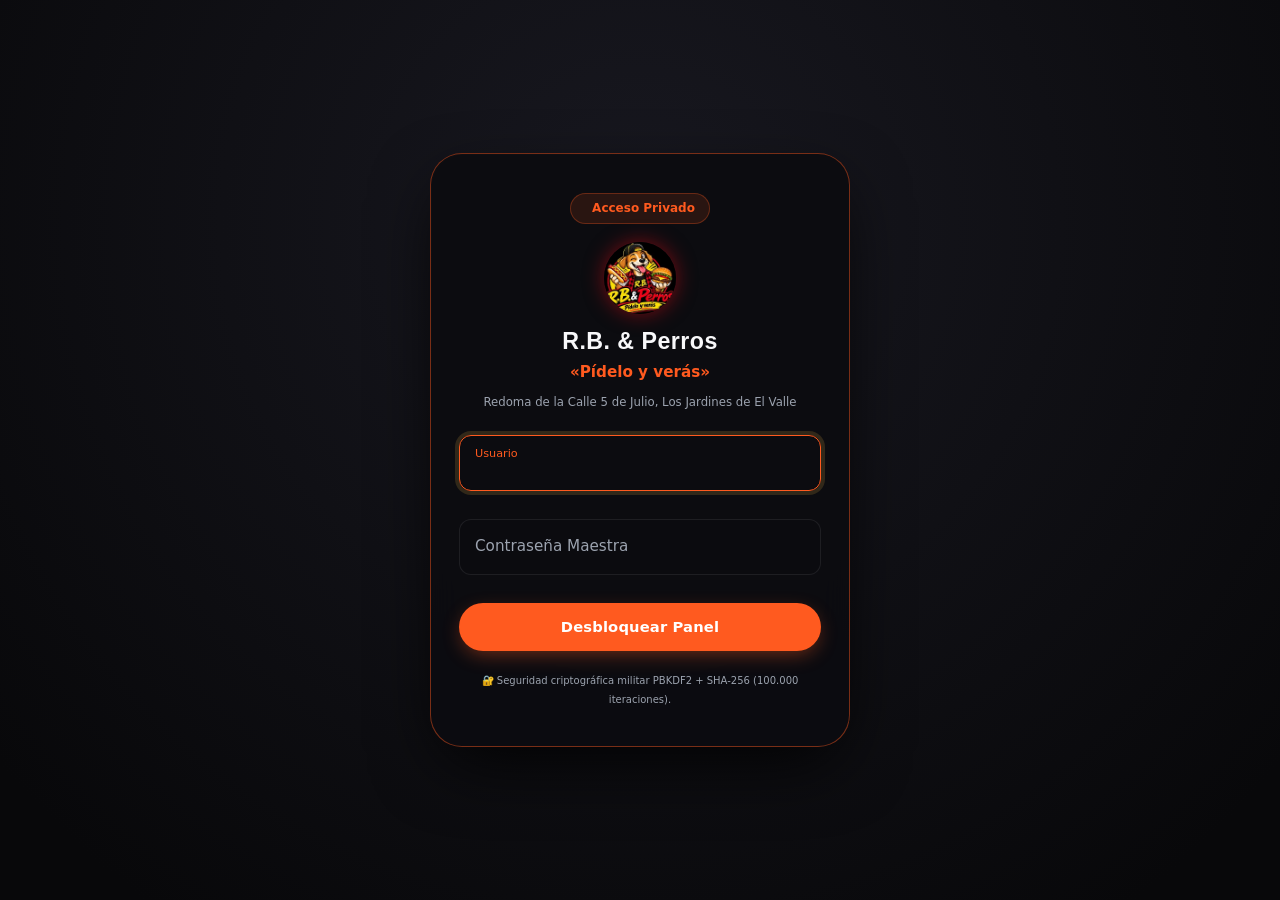
<file: admin.html>
<!DOCTYPE html>
<html lang="es-VE" data-theme="dark">
<head>
<meta charset="UTF-8">
<meta name="viewport" content="width=device-width, initial-scale=1">
<title>Admin Seguro · R.B. & Perros — «Pídelo y verás»</title>
<meta name="robots" content="noindex, nofollow">
<link rel="stylesheet" href="css/styles.css">
<link rel="icon" href="assets/logo.svg" type="image/svg+xml">
</head>
<body class="admin">

<!-- ===================== 1. PANTALLA DE ACCESO SEGURO (LOCK SCREEN) ===================== -->
<div class="lock-screen" id="lockScreen">
  <div class="lock-card glass">
    <div class="lock-badge">
      <span class="badge__dot"></span> Acceso Privado
    </div>
    <div style="margin: 0 auto 16px; width: 72px; height: 72px;">
      <img src="assets/logo.svg" alt="R.B. & Perros" style="width: 100%; height: 100%; border-radius: 50%; object-fit: contain; box-shadow: 0 0 20px rgba(229, 9, 20, .5);">
    </div>
    <h2>R.B. & Perros</h2>
    <p style="color: var(--a2); font-weight: 700; font-size: .95rem; margin-bottom: 6px;">«Pídelo y verás»</p>
    <p><small>Redoma de la Calle 5 de Julio, Los Jardines de El Valle</small></p>

    <form id="lockForm" class="lock-form" novalidate>
      <div class="field">
        <input type="text" id="lockUser" placeholder=" " required autocomplete="username" autofocus>
        <label for="lockUser">Usuario</label>
      </div>
      <div class="field">
        <input type="password" id="lockPin" placeholder=" " required autocomplete="current-password">
        <label for="lockPin">Contraseña Maestra</label>
      </div>
      <button type="submit" class="btn btn--primary btn--full" id="lockBtn">
        <span>Desbloquear Panel</span>
      </button>
      <p class="lock-error" id="lockError" hidden></p>
      <div class="lock-hint">
        <small>🔐 Seguridad criptográfica militar PBKDF2 + SHA-256 (100.000 iteraciones).</small>
      </div>
    </form>
  </div>
</div>

<!-- ===================== 2. INTERFAZ DE ADMINISTRACIÓN ===================== -->
<div id="adminPanel" style="display: none; height: 100vh; overflow: hidden; display: none;">

  <!-- Barra superior -->
  <header class="abar">
    <div class="abar__brand">
      <img src="assets/logo.svg" alt="R.B. & Perros" class="brand__logo-img">
      <div>
        <strong>R.B. & Perros · «Pídelo y verás»</strong>
        <small>Redoma de la Calle 5 de Julio · El Valle, Caracas</small>
      </div>
    </div>

    <div class="abar__acts">
      <span class="pill pill--tasa" id="pillTasa">Tasa: Bs. 50.00 / $</span>
      <span class="pill" id="pillFuente">cargando…</span>
      <button class="btn btn--sm btn--ghost" id="btnAjustes">⚙️ Ajustes y Tasa</button>
      <button class="btn btn--sm btn--ghost" id="btnChangePass">🔑 Cambiar Clave</button>
      <button class="btn btn--sm btn--ghost" id="btnPreview" onclick="window.open('index.html', '_blank')">👁️ Ver la Web</button>
      <button class="btn btn--sm btn--primary" id="btnExport">💾 Guardar para Cloudflare ↓</button>
      <button class="btn btn--sm btn--danger" id="btnLogout">Cerrar Sesión</button>
    </div>
  </header>

  <!-- Cuerpo en dos columnas -->
  <div class="admin" style="grid-template-columns: 340px 1fr; gap: 16px; padding: 16px; height: calc(100vh - 68px); overflow: hidden;">

    <!-- ============ Columna 1: lista ============ -->
    <aside class="alist glass">
      <div class="alist__head">
        <h2>Platos y Bebidas <span class="pill" id="pillCount">0</span></h2>
        <input type="search" id="alistSearch" placeholder="Buscar plato o bebida…" aria-label="Buscar platos">
        <select id="alistCat" aria-label="Filtrar por categoría"></select>
      </div>

      <ul class="alist__list" id="alistList"></ul>

      <footer class="alist__foot">
        <button class="btn btn--sm btn--primary btn--full" id="btnNew">+ Añadir nuevo plato</button>
        <p class="fineprint">Los cambios se aplican al instante en tu navegador.</p>
      </footer>
    </aside>

    <!-- ============ Columna 2: formulario ============ -->
    <main class="aform glass" id="aform">
      <div class="aform__empty" id="aformEmpty">
        <h2>Selecciona un plato de la lista</h2>
        <p>Edita su precio en dólares, ingredientes o crea un plato nuevo.</p>
      </div>

      <form id="form" hidden novalidate>
        <header class="aform__head">
          <h2 id="formTitle">Editar plato</h2>
          <div>
            <button type="button" class="btn btn--sm btn--ghost" id="btnDup">Duplicar</button>
            <button type="button" class="btn btn--sm btn--danger" id="btnDel">Eliminar</button>
          </div>
        </header>

        <div class="agrid">
          <div class="apro">
            <div class="field">
              <input type="text" id="fName" placeholder=" " required minlength="3" maxlength="70">
              <label for="fName">Nombre del plato o bebida</label>
              <small class="err">Mínimo 3 caracteres</small>
            </div>

            <div class="arow">
              <label class="select select--full">
                <span>Categoría</span>
                <select id="fCat"></select>
              </label>
              <div class="field">
                <input type="number" id="fPrice" placeholder=" " required min="0.25" max="100" step="0.25">
                <label for="fPrice">Precio ($ USD)</label>
                <small class="hint" id="priceBsLive" style="color:var(--a2); font-weight:700;">~ Bs. 0,00</small>
              </div>
              <div class="field">
                <input type="number" id="fPrep" placeholder=" " min="1" max="120">
                <label for="fPrep">Preparación (min)</label>
              </div>
            </div>

            <div class="field">
              <input type="text" id="fDesc" placeholder=" " maxlength="250">
              <label for="fDesc">Descripción / Ingredientes</label>
              <small class="hint" id="descCount">0 / 250</small>
            </div>

            <fieldset class="fieldset">
              <legend>Etiquetas</legend>
              <div class="tglist" id="fTags"></div>
            </fieldset>

            <div class="arow">
              <div class="field">
                <input type="text" id="fBadge" placeholder=" " maxlength="25">
                <label for="fBadge">Distintivo (opcional)</label>
                <small class="hint">Ej: «Más Pedido», «Favorito del Valle», «Promo»</small>
              </div>
              <label class="select select--full">
                <span>Ilustración SVG</span>
                <select id="fImg"></select>
              </label>
            </div>

            <details class="aadv">
              <summary>Identificador interno (id)</summary>
              <div class="field">
                <input type="text" id="fId" placeholder=" " maxlength="40">
                <label for="fId">Id único</label>
                <small class="hint">Se genera solo del nombre.</small>
              </div>
            </details>
          </div>

          <!-- Vista previa en vivo -->
          <aside class="apreview">
            <h3>Así se ve en la web</h3>
            <div id="previewBox"></div>
          </aside>
        </div>

        <footer class="aform__foot">
          <button type="submit" class="btn btn--primary" id="btnSave">Guardar cambios</button>
          <button type="button" class="btn btn--ghost" id="btnCancel">Descartar</button>
        </footer>
      </form>
    </main>

  </div>
</div>

<!-- ===================== MODAL: AJUSTES DE NEGOCIO Y TASA BCV ===================== -->
<div class="amodal" id="modalAjustes" role="dialog" aria-modal="true" aria-labelledby="tAjustes">
  <div class="amodal__back" id="backAjustes"></div>
  <div class="amodal__box glass" style="max-width: 520px;">
    <h3 id="tAjustes">⚙️ Ajustes del Puesto y Tasa</h3>
    <p>Estos datos se usan para calcular los precios en bolívares y enviar el pedido por WhatsApp.</p>

    <form id="formAjustes" style="display:grid; gap: 14px; margin-top: 16px;">
      <div class="field">
        <input type="number" id="cfgTasa" placeholder=" " step="0.01" min="1" required>
        <label for="cfgTasa">Tasa de Cambio BCV (Bolívares por Dólar)</label>
        <div style="display:flex; justify-content:space-between; align-items:center; margin-top:6px;">
          <small class="hint">Todos los precios en Bs. se calculan con esta tasa.</small>
          <button type="button" class="btn btn--sm btn--ghost" id="btnSyncBcvLive" style="padding:4px 10px; font-size:.8rem;">🔄 Sincronizar BCV Oficial Hoy</button>
        </div>
      </div>

      <div class="field">
        <input type="text" id="cfgPhone" placeholder=" " required maxlength="15">
        <label for="cfgPhone">WhatsApp de Pedidos (sin + ni espacios)</label>
        <small class="hint">Ej: 584241662498 (formato wa.me)</small>
      </div>

      <div class="field">
        <input type="text" id="cfgHours" placeholder=" " maxlength="60">
        <label for="cfgHours">Horario de Atención</label>
        <small class="hint">Ej: 5:30 p.m. – 12:00 a.m. (Jueves a Sábado)</small>
      </div>

      <fieldset class="fieldset">
        <legend>Datos para Pago Móvil (Venezuela)</legend>
        <div style="display: grid; gap: 10px;">
          <div class="field">
            <input type="text" id="cfgPmBanco" placeholder=" " maxlength="60">
            <label for="cfgPmBanco">Banco (ej: Banesco 0134 / BDV 0102)</label>
          </div>
          <div class="arow">
            <div class="field">
              <input type="text" id="cfgPmTelefono" placeholder=" " maxlength="15">
              <label for="cfgPmTelefono">Teléfono (ej: 0424-1662498)</label>
            </div>
            <div class="field">
              <input type="text" id="cfgPmCedula" placeholder=" " maxlength="15">
              <label for="cfgPmCedula">Cédula (ej: 27879488 o V-27.879.488)</label>
            </div>
          </div>
        </div>
      </fieldset>

      <div class="amodal__foot">
        <button type="button" class="btn btn--ghost btn--sm" id="cancelAjustes">Cancelar</button>
        <button type="submit" class="btn btn--primary btn--sm">Guardar Ajustes</button>
      </div>
    </form>
  </div>
</div>

<!-- ===================== MODAL: CAMBIAR CONTRASEÑA ===================== -->
<div class="amodal" id="modalPass" role="dialog" aria-modal="true" aria-labelledby="tPass">
  <div class="amodal__back" id="backPass"></div>
  <div class="amodal__box glass" style="max-width: 440px;">
    <h3 id="tPass">🔑 Cambiar Contraseña Maestra</h3>
    <p>Se creará un nuevo hash criptográfico PBKDF2 con 100.000 iteraciones.</p>

    <form id="formPass" style="display:grid; gap: 14px; margin-top: 16px;">
      <div class="field">
        <input type="password" id="oldPass" placeholder=" " required autocomplete="current-password">
        <label for="oldPass">Contraseña actual</label>
      </div>
      <div class="field">
        <input type="password" id="newPass" placeholder=" " required minlength="4" autocomplete="new-password">
        <label for="newPass">Nueva contraseña o PIN (mínimo 4 caracteres)</label>
      </div>
      <div class="field">
        <input type="password" id="confirmPass" placeholder=" " required minlength="4" autocomplete="new-password">
        <label for="confirmPass">Confirmar nueva contraseña</label>
      </div>

      <div class="amodal__foot">
        <button type="button" class="btn btn--ghost btn--sm" id="cancelPass">Cancelar</button>
        <button type="submit" class="btn btn--primary btn--sm">Actualizar Clave</button>
      </div>
    </form>
  </div>
</div>

<!-- ===================== MODAL: GUARDAR PARA CLOUDFLARE ===================== -->
<div class="amodal" id="saveModal" role="dialog" aria-modal="true" aria-labelledby="saveTitle">
  <div class="amodal__back" id="saveBack"></div>
  <div class="amodal__box glass" style="max-width: 500px;">
    <h3 id="saveTitle">🚀 Publicar en Cloudflare Pages</h3>
    <p>Tus cambios ya se aplicaron en este navegador. Para que <strong>todos los clientes en internet</strong> vean los nuevos precios en Cloudflare Pages:</p>
    <ol class="steps-mini">
      <li>Haz clic en <strong>Descargar menu.json</strong> abajo.</li>
      <li>Copia ese archivo en la carpeta de tu sitio web (reemplazando el <code>menu.json</code> anterior).</li>
      <li>Sube el archivo a tu repositorio de GitHub o arrástralo en tu panel de Cloudflare Pages.</li>
      <li>¡Listo! Tu menú en Cloudflare Pages se actualizará al instante en todo el mundo.</li>
    </ol>
    <div class="amodal__foot">
      <button class="btn btn--ghost btn--sm" id="saveCancel">Cerrar</button>
      <button class="btn btn--primary btn--sm" id="saveConfirm">Descargar menu.json</button>
    </div>
  </div>
</div>

<div class="toasts" id="toasts" aria-live="polite"></div>

<script src="js/data.js"></script>
<script src="js/admin.js"></script>
</body>
</html>
</file>
<file: css/styles.css>
/* =========================================================
   AURORA — Sistema de diseño Glassmorphism
   Paleta cálida de cocina · Sin dependencias externas
   ========================================================= */

/* ---------- 0. ADMIN (editor del menú) ---------- */
.admin { display: grid; grid-template-rows: auto 1fr; height: 100vh; overflow: hidden; }
.admin > .admin { grid-template-rows: none; }

.abar {
  display: flex; flex-wrap: wrap; align-items: center; gap: 14px;
  padding: 12px 18px;
  background: var(--glass);
  -webkit-backdrop-filter: blur(20px); backdrop-filter: blur(20px);
  border-bottom: 1px solid var(--stroke);
}
.abar__brand { display: flex; align-items: center; gap: 11px; margin-right: auto; }
.abar__brand strong { display: block; font-family: var(--font-display); font-size: 1rem; }
.abar__brand small { color: var(--muted); font-size: .76rem; }
.abar__acts { display: flex; flex-wrap: wrap; align-items: center; gap: 8px; }

.pill {
  display: inline-block; padding: 4px 11px; border-radius: 99px;
  font-size: .72rem; font-weight: 700;
  background: var(--glass-2); border: 1px solid var(--stroke); color: var(--muted);
}

.admin { grid-template-columns: 340px 1fr; gap: 16px; padding: 16px; min-height: 0; }

.alist { display: flex; flex-direction: column; min-height: 0; overflow: hidden; }
.alist__head { padding: 16px; border-bottom: 1px solid var(--stroke); display: grid; gap: 10px; flex: none; }
.alist__head h2 { font-size: 1.05rem; display: flex; align-items: center; gap: 9px; }
.alist__head input, .alist__head select {
  width: 100%; padding: 10px 13px; border-radius: 99px;
  background: var(--glass-2); border: 1px solid var(--stroke);
  outline: none; font-size: .88rem;
}
.alist__list { flex: 1; overflow-y: auto; padding: 8px; display: grid; gap: 4px; align-content: start; }
.ali {
  display: grid; grid-template-columns: 44px 1fr auto; align-items: center; gap: 11px;
  padding: 8px 10px; border-radius: var(--r-sm);
  cursor: pointer; border: 1px solid transparent;
  transition: background .2s, border-color .2s;
}
.ali:hover { background: var(--glass-2); }
.ali.is-on { background: rgba(200,155,60,.14); border-color: rgba(200,155,60,.45); }
.ali img { width: 44px; height: 33px; object-fit: contain; border-radius: 7px; background: var(--glass-2); }
.ali__b { min-width: 0; }
.ali__b strong { display: block; font-size: .86rem; white-space: nowrap; overflow: hidden; text-overflow: ellipsis; }
.ali__b small { color: var(--muted); font-size: .74rem; }
.ali__badge {
  padding: 2px 8px; border-radius: 99px; font-style: normal;
  font-size: .64rem; font-weight: 700; color: var(--a1);
  background: rgba(180,99,60,.16);
}
.ali__none { padding: 26px 10px; text-align: center; color: var(--muted); font-size: .86rem; }
.alist__foot { padding: 12px; border-top: 1px solid var(--stroke); flex: none; }

.aform { padding: 20px; overflow-y: auto; min-height: 0; }
.aform__empty { display: grid; place-items: center; height: 100%; text-align: center; }
.aform__empty h2 { font-size: 1.2rem; }
.aform__empty p { color: var(--muted); margin-top: 6px; }

.aform__head { display: flex; align-items: center; justify-content: space-between; gap: 12px; margin-bottom: 20px; flex-wrap: wrap; }
.aform__head h2 { font-size: 1.2rem; }
.aform__head > div { display: flex; gap: 8px; }
.aform__foot { display: flex; gap: 10px; margin-top: 24px; padding-top: 18px; border-top: 1px solid var(--stroke); }

.agrid { display: grid; grid-template-columns: 1fr 300px; gap: 24px; align-items: start; }
.apro { min-width: 0; }
.arow { display: grid; grid-template-columns: 1.4fr 1fr .7fr; gap: 12px; align-items: end; }
.hint { display: block; font-size: .72rem; color: var(--muted); margin-top: 5px; }
.field label { font-size: .95rem; }

.tglist { display: flex; flex-wrap: wrap; gap: 7px; }
.tgl { cursor: pointer; }
.tgl input { position: absolute; opacity: 0; pointer-events: none; }
.tgl span {
  display: inline-block; padding: 7px 14px; border-radius: 99px;
  font-size: .82rem; color: var(--muted);
  background: var(--glass); border: 1px solid var(--stroke);
  transition: all .25s;
}
.tgl input:checked + span { color: #0C0C0E; background: var(--c-yellow); border-color: transparent; }
[data-theme="dark"] .tgl input:checked + span { color: #0C0C0E; background: var(--c-yellow); }
.tgl input:focus-visible + span { outline: 2px solid var(--a2); outline-offset: 2px; }

.aadv { margin-top: 8px; }
.aadv summary { cursor: pointer; font-size: .82rem; color: var(--muted); padding: 8px 0; }
.aadv[open] summary { margin-bottom: 8px; }

.apreview { position: sticky; top: 0; }
.apreview h3 { font-size: .82rem; text-transform: uppercase; letter-spacing: .1em; color: var(--muted); margin-bottom: 12px; }

.steps-mini { counter-reset: s; margin: 16px 0; padding: 0; list-style: none; }
.steps-mini li {
  counter-increment: s; position: relative; padding-left: 30px; margin-bottom: 9px;
  font-size: .87rem; color: var(--muted);
}
.steps-mini li::before {
  content: counter(s); position: absolute; left: 0; top: 0;
  width: 20px; height: 20px; display: grid; place-items: center;
  border-radius: 50%; font-size: .7rem; font-weight: 700;
  color: #0C0C0E; background: var(--c-yellow);
}

.amodal { position: fixed; inset: 0; z-index: 400; display: grid; place-items: center; visibility: hidden; padding: 20px; }
.amodal.is-open { visibility: visible; }
.amodal__back { position: absolute; inset: 0; background: var(--overlay); opacity: 0; transition: opacity .35s; }
.amodal.is-open .amodal__back { opacity: 1; }
.amodal__box { position: relative; width: min(100%, 480px); padding: 28px; transform: translateY(18px) scale(.96); opacity: 0; transition: transform .45s var(--ease), opacity .3s; }
.amodal.is-open .amodal__box { transform: none; opacity: 1; }
.amodal__box h3 { font-size: 1.2rem; margin-bottom: 8px; }
.amodal__box p { font-size: .9rem; color: var(--muted); }
.amodal__box code { padding: 2px 6px; border-radius: 5px; background: var(--glass-2); border: 1px solid var(--stroke); }
.amodal__foot { display: flex; justify-content: flex-end; gap: 9px; margin-top: 22px; }

@media (max-width: 1000px) {
  .admin { grid-template-columns: 1fr; grid-template-rows: auto auto; height: auto; overflow: auto; }
  .agrid { grid-template-columns: 1fr; }
  .apreview { position: static; max-width: 340px; }
  .arow { grid-template-columns: 1fr 1fr; }
  .arow .field:last-child, .arow .select:last-child { grid-column: span 1; }
}
@media (max-width: 520px) {
  .arow { grid-template-columns: 1fr; }
  .abar { flex-direction: column; align-items: stretch; }
  .abar__acts .btn { flex: 1; }
}

/* ---------- 1. TOKENS (ESTILO DONBA BURGERS) ---------- */
:root {
  /* Tipografías: Anton para títulos urbanos con fuerza, Inter para lectura limpia */
  --font-display: 'Anton', 'Impact', 'Arial Black', sans-serif;
  --font-sans: 'Inter', ui-sans-serif, system-ui, -apple-system, sans-serif;

  /* ===== Paleta de marca Donba: Negro profundo, Mostaza Cheddar vibrante y Sazón Roja ===== */
  --c-black: #000000;
  --c-yellow: #FF5A1F;
  --c-amber: #FF5A1F;
  --c-amber-hover: #E04812;
  --c-amber-light: #FF7843;
  --c-amber-glow: rgba(255, 90, 31, 0.35); /* Donba signature cheddar */
  --c-yellow-hover: #E04812;
  --c-red:         #DC2626;
  --c-darkred:     #991B1B;

  /* Acentos de comida rápida */
  --a1: #FF5A1F;            /* botón principal y energía */
  --a2: #FF5A1F;            /* foco y calor */
  --a3: #DC2626;            /* rojo salsa / tomate */
  --a4: #22C55E;            /* verde fresco */

  --grad: linear-gradient(100deg, #DC2626, #F97316 50%, #FF5A1F);

  --r-sm: 12px;
  --r-md: 18px;
  --r-lg: 24px;
  --r-xl: 32px;

  --container: 1240px;
  --ease: cubic-bezier(.22, 1, .36, 1);

  --nav-h: 70px;

  /* Cristal sutil sin efecto borroso genérico */
  --blur-glass: 14px;
  --blur-glass-sm: 8px;
  --sat-glass: 100%;
}

/* Tema oscuro (por defecto): Negro profundo noche Donba, texto crema y amarillo cheddar */
[data-theme="dark"] {
  --bg: #000000; /* Pure OLED Black - 0% emisión de luz */
  --bg-2: #0C0C10; /* Superficie 1: Tarjetas y paneles */
  --bg-3: #16161B; /* Superficie 2: Inputs y chips elevados */
  --text: #F8F8FA; /* Blanco nítido */
  --muted: #9CA3AF; /* Ceniza neutro de alta legibilidad */
  --glass: rgba(12, 12, 16, .94);
  --glass-2: rgba(20, 20, 26, .98);
  --stroke: rgba(255, 255, 255, .08);
  --stroke-hi: rgba(255, 90, 31, .45);
  --sheen: linear-gradient(150deg, rgba(255,255,255,.05), transparent 50%, rgba(255,255,255,.02));
  --shadow: 0 16px 40px -16px rgba(0, 0, 0, .95);
  --glow: .14;
  --overlay: rgba(0, 0, 0, .92);

  --brand-ink: #FF5A1F;        
  --btn-bg: #FF5A1F;
  --btn-fg: #FFFFFF;
  --btn-shadow: 0 8px 24px -6px rgba(255, 90, 31, .45);

  --blob-op: 0; 
  --noise-op: .025;
  --sheen-op: .3; 
}

/* Tema claro: superficies limpias blanco puro, tipografía carbón obsidian de alto contraste y acento Flame Amber */
[data-theme="light"] {
  --bg: #F8F9FA;
  --bg-2: #FFFFFF;
  --bg-3: #F1F3F5;
  --text: #0F172A;
  --muted: #64748B;
  --glass: rgba(255, 255, 255, .92);
  --glass-2: rgba(255, 255, 255, .98);
  --stroke: rgba(15, 23, 42, .08);
  --stroke-hi: rgba(255, 90, 31, .45);
  --sheen: linear-gradient(150deg, rgba(255,255,255,1), rgba(255,255,255,.4) 48%, rgba(255,255,255,.8));
  --shadow: 0 10px 25px -10px rgba(15, 23, 42, .08), 0 2px 6px -1px rgba(15, 23, 42, .04);
  --glow: .08;
  --overlay: rgba(15, 23, 42, .6);

  --brand-ink: #FF5A1F;        
  --btn-bg: #FF5A1F;
  --btn-fg: #FFFFFF;
  --btn-shadow: 0 8px 24px -6px rgba(255, 90, 31, .35);

  --blob-op: 0;
  --noise-op: 0;
  --sheen-op: .2;
}

/* ---------- 2. RESET ---------- */
*, *::before, *::after { box-sizing: border-box; }

/* El atributo `hidden` debe ganar siempre. Sin esto, cualquier regla de autor
   con `display` (grid, flex…) supera al `display:none` del navegador y el
   elemento se queda visible pese a estar marcado como oculto. */
[hidden] { display: none !important; }

html {
  scroll-behavior: smooth;
  scroll-padding-top: calc(var(--nav-h) + 26px);
  -webkit-text-size-adjust: 100%;
}

body {
  margin: 0;
  font-family: var(--font-sans);
  background: var(--bg);
  color: var(--text);
  line-height: 1.62;
  overflow-x: hidden;
  -webkit-font-smoothing: antialiased;
  transition: background .5s var(--ease), color .35s var(--ease);
}

h1, h2 { font-family: var(--font-display); line-height: 1.02; margin: 0; letter-spacing: .02em; }
h3, h4, h5, h6 { font-family: var(--font-sans); line-height: 1.25; margin: 0; font-weight: 700; letter-spacing: -.01em; }
p { margin: 0; }
ul { margin: 0; padding: 0; list-style: none; }
a { color: inherit; text-decoration: none; }
button, input, select { font: inherit; color: inherit; }
button { cursor: pointer; background: none; border: 0; }
code { font-family: ui-monospace, "Cascadia Code", Consolas, monospace; font-size: .9em; }
strong, b { font-weight: 700; }

::selection { background: #FF5A1F; color: #FFFFFF; }
:focus-visible { outline: 2px solid #FF5A1F; outline-offset: 3px; border-radius: 6px; }

.sr, .skip {
  position: absolute; width: 1px; height: 1px;
  padding: 0; margin: -1px; overflow: hidden;
  clip: rect(0 0 0 0); white-space: nowrap; border: 0;
}
.skip:focus {
  position: fixed; top: 12px; left: 12px; z-index: 999;
  width: auto; height: auto; clip: auto;
  padding: 12px 18px; border-radius: 12px;
  background: var(--glass-2); border: 1px solid var(--stroke);
}

::-webkit-scrollbar { width: 10px; }
::-webkit-scrollbar-track { background: var(--bg-2); }
::-webkit-scrollbar-thumb {
  background: var(--a1); border-radius: 99px; border: 2px solid var(--bg-2);
}
[data-theme="dark"] ::-webkit-scrollbar-thumb { background: #E50914; }

/* ---------- 3. LAYOUT ---------- */
main, .nav, .foot, .to-top { position: relative; z-index: 1; }
.container { width: min(100% - 36px, var(--container)); margin-inline: auto; }
.section { padding: clamp(64px, 9vw, 120px) 0; }
.section--tight { padding-block: clamp(40px, 6vw, 70px); }

.sec-head { max-width: 660px; margin-bottom: 44px; }
.eyebrow {
  display: inline-block; margin-bottom: 12px;
  font-size: .76rem; font-weight: 700; letter-spacing: .17em; text-transform: uppercase;
  color: var(--brand-ink);
}
.sec-title { font-size: clamp(1.85rem, 4.2vw, 3rem); }
.sec-sub { color: var(--muted); margin-top: 14px; font-size: 1.02rem; }

/* Texto de énfasis: color sólido accesible */
.grad { color: var(--brand-ink); }
.serif { font-style: italic; font-weight: 500; color: var(--muted); }

.linkish {
  padding: 0; text-align: left; color: var(--muted);
  text-decoration: underline; text-underline-offset: 3px;
  text-decoration-color: var(--stroke-hi);
  transition: color .25s;
}
.linkish:hover { color: var(--text); }

/* ---------- 4. FONDOS ---------- */
#particles {
  position: fixed; inset: 0; width: 100%; height: 100%;
  z-index: 0; pointer-events: none; opacity: .55;
}
.aurora { position: fixed; inset: -20%; z-index: -2; filter: blur(100px); pointer-events: none; }
.blob { position: absolute; display: block; border-radius: 50%; opacity: 0.18; pointer-events: none; }
[data-theme="dark"] .blob { mix-blend-mode: screen; }
.b1 { width: 48vw; height: 48vw; left: -8%; top: 2%; background: radial-gradient(circle, rgba(220, 38, 38, 0.16), transparent 70%); animation: fl1 28s ease-in-out infinite; }
.b2 { width: 42vw; height: 42vw; right: -4%; top: 12%; background: radial-gradient(circle, rgba(255, 90, 31, 0.12), transparent 70%); animation: fl2 32s ease-in-out infinite; }
.b3 { width: 45vw; height: 45vw; left: 18%; bottom: -6%; background: radial-gradient(circle, rgba(220, 38, 38, 0.12), transparent 70%); animation: fl3 36s ease-in-out infinite; }
.b4 { width: 34vw; height: 34vw; right: 12%; bottom: 2%; background: radial-gradient(circle, rgba(255, 90, 31, 0.10), transparent 72%); animation: fl1 30s ease-in-out infinite reverse; }
@keyframes fl1 { 50% { transform: translate3d(8vw, 6vh, 0) scale(1.12); } }
@keyframes fl2 { 50% { transform: translate3d(-7vw, 10vh, 0) scale(.88); } }
@keyframes fl3 { 50% { transform: translate3d(5vw, -8vh, 0) scale(1.08); } }

.noise {
  position: fixed; inset: 0; z-index: -1; pointer-events: none; opacity: var(--noise-op);
  background-image: url("data:image/svg+xml,%3Csvg xmlns='http://www.w3.org/2000/svg' width='150' height='150'%3E%3Cfilter id='n'%3E%3CfeTurbulence type='fractalNoise' baseFrequency='.8' numOctaves='2'/%3E%3C/filter%3E%3Crect width='150' height='150' filter='url(%23n)'/%3E%3C/svg%3E");
}
.vignette {
  position: fixed; inset: 0; z-index: -1; pointer-events: none;
  background: radial-gradient(135% 85% at 50% 0%, transparent 42%, var(--bg) 100%);
}
.cursor-glow {
  position: fixed; top: 0; left: 0; z-index: -1;
  width: 400px; height: 400px; margin: -200px 0 0 -200px;
  border-radius: 50%; pointer-events: none; opacity: var(--glow);
  background: radial-gradient(circle, var(--a2), transparent 66%);
  transition: opacity .5s;
}
.progress { position: fixed; top: 0; left: 0; right: 0; height: 2px; z-index: 200; }
.progress span {
  display: block; height: 100%; width: 0;
  background: linear-gradient(90deg, var(--a1), var(--a2), var(--a3));
}

/* ---------- 5. GLASS ---------- */
.glass {
  position: relative;
  background: var(--glass);
  -webkit-backdrop-filter: blur(var(--blur-glass)) saturate(var(--sat-glass));
  backdrop-filter: blur(var(--blur-glass)) saturate(var(--sat-glass));
  border-radius: var(--r-lg);
  box-shadow: var(--shadow);
}
.glass::after {
  content: ""; position: absolute; inset: 0;
  border-radius: inherit; padding: 1px;
  background: var(--sheen);
  opacity: var(--sheen-op);
  -webkit-mask: linear-gradient(#000 0 0) content-box, linear-gradient(#000 0 0);
  mask: linear-gradient(#000 0 0) content-box, linear-gradient(#000 0 0);
  -webkit-mask-composite: xor; mask-composite: exclude;
  pointer-events: none;
}
.spot { overflow: hidden; }
.spot > .spot__layer {
  position: absolute; inset: 0; border-radius: inherit;
  pointer-events: none; opacity: 0; transition: opacity .5s;
  background: radial-gradient(260px circle at var(--mx,50%) var(--my,50%), rgba(255,255,255,.16), transparent 70%);
}
.spot:hover > .spot__layer { opacity: 1; }
[data-theme="dark"] .spot:hover > .spot__layer {
  background: radial-gradient(260px circle at var(--mx,50%) var(--my,50%), rgba(245,241,232,.09), transparent 70%);
}

/* ---------- 6. NAVBAR ---------- */
.nav { position: fixed; top: 14px; left: 0; right: 0; z-index: 100; transition: transform .45s var(--ease); }
.nav.is-hidden { transform: translateY(-170%); }
.nav__inner {
  display: flex; align-items: center; justify-content: space-between; gap: 14px;
  height: var(--nav-h); padding: 0 12px 0 18px;
  border-radius: 99px; box-shadow: none;
  transition: box-shadow .4s, background .4s;
  max-width: 100%;
}
.nav.is-stuck .nav__inner { box-shadow: var(--shadow); background: var(--glass-2); }

.brand { display: flex; align-items: center; gap: 10px; font-family: var(--font-display); font-weight: 700; white-space: nowrap; cursor: pointer; user-select: none; min-width: 0; flex-shrink: 1; }
.brand__logo-img {
  width: 40px; height: 40px;
  object-fit: contain; border-radius: 50%;
  box-shadow: 0 0 14px rgba(229, 9, 20, .45);
  transition: transform .3s var(--ease);
  flex-shrink: 0;
}
.brand:hover .brand__logo-img { transform: scale(1.08) rotate(4deg); }
.brand__info { display: flex; flex-direction: column; line-height: 1.15; }
.brand__text { font-size: 1.05rem; letter-spacing: -.02em; }
.brand__slogan { font-size: .68rem; font-weight: 700; color: var(--a2); letter-spacing: .04em; text-transform: uppercase; }
.brand__mark {
  width: 26px; height: 26px; border-radius: 9px;
  background: linear-gradient(140deg, var(--a1), var(--a2));
  box-shadow: 0 0 14px rgba(229, 9, 20, .45);
  animation: markSpin 9s linear infinite;
}
[data-theme="dark"] .brand__mark { background: linear-gradient(140deg, var(--a1), var(--a2)); }
@keyframes markSpin { to { border-radius: 50% 12px 50% 12px; } }

.nav__links { display: flex; align-items: center; gap: 2px; margin-left: auto; }
.nav__links a {
  padding: 9px 13px; font-size: .92rem; font-weight: 500;
  color: var(--muted); border-radius: 99px;
  white-space: nowrap;
  transition: color .3s, background .3s;
}
.nav__links a:hover { color: var(--text); background: var(--glass-2); }
.nav__links a.is-hl { color: var(--text); }

.nav__actions { display: flex; align-items: center; gap: 8px; flex-shrink: 0; }
.icon-btn {
  position: relative; width: 40px; height: 40px; flex-shrink: 0;
  display: grid; place-items: center;
  border-radius: 50%; border: 1px solid var(--stroke);
  overflow: hidden; transition: border-color .3s, background .3s;
}
.icon-btn:hover { border-color: var(--stroke-hi); background: var(--glass-2); }
.icon-btn svg { grid-area: 1/1; width: 18px; height: 18px; transition: transform .5s var(--ease), opacity .3s; }
.ico--sun { opacity: 0; transform: rotate(-90deg) scale(.4); }
.ico--moon { opacity: 1; transform: none; }
[data-theme="light"] .ico--sun { opacity: 1; transform: none; }
[data-theme="light"] .ico--moon { opacity: 0; transform: rotate(90deg) scale(.4); }

.nav__tasa {
  display: inline-flex; align-items: center; gap: 8px; flex-shrink: 0;
  padding: 6px 14px; border-radius: 99px;
  background: var(--glass-2); border: 1px solid var(--stroke);
  font-size: .8rem; color: var(--muted); cursor: default;
  transition: border-color .3s, transform .25s;
}
.nav__tasa:hover { border-color: var(--c-yellow); transform: translateY(-1px); }
.nav__tasa b { color: var(--c-yellow); font-family: var(--font-display); font-size: .88rem; letter-spacing: .02em; }
[data-theme="light"] .nav__tasa b { color: var(--c-amber); }
.tasa-dot {
  width: 7px; height: 7px; border-radius: 50%;
  background: #22C55E; box-shadow: 0 0 8px #22C55E; animation: pulse 2.2s infinite;
}
@media (max-width: 600px) {
  .nav__tasa { padding: 5px 9px; font-size: .74rem; }
  .tasa-text { display: none; }
  .nav__tasa::after { content: "BCV"; font-weight: 700; color: var(--c-yellow); font-size: .75rem; }
}

.cart-btn {
  position: relative;
  display: flex; align-items: center; gap: 9px; flex-shrink: 0;
  height: 42px; padding: 0 8px 0 16px;
  border-radius: 99px; font-size: .92rem; font-weight: 700;
  color: #FFFFFF !important; background: var(--c-amber);
  box-shadow: 0 4px 16px -2px rgba(255, 90, 31, 0.45);
  transition: box-shadow .3s, transform .3s var(--ease);
}
.cart-btn:hover { box-shadow: 0 16px 30px -14px rgba(0,0,0,.5); }
.cart-btn svg { width: 19px; height: 19px; }
.cart-btn__badge {
  display: inline-grid; place-items: center;
  min-width: 20px; height: 20px; padding: 0 6px;
  border-radius: 99px;
  background: #FFFFFF; color: #000000;
  font-family: var(--font-sans); font-size: .75rem; font-weight: 800;
  box-shadow: 0 2px 8px rgba(0, 0, 0, .4);
}
/* ---------- 7. HERO (ESTILO DONBA) ---------- */
.hero {
  position: relative;
  padding: calc(var(--nav-h) + 24px) 0 60px;
  overflow: hidden;
}
.hero__grid {
  display: grid;
  grid-template-columns: 1.15fr 0.85fr;
  align-items: center;
  gap: clamp(32px, 5vw, 64px);
}
.hero__copy {
  display: flex;
  flex-direction: column;
  align-items: flex-start;
}
.badge {
  display: inline-flex;
  align-items: center;
  gap: 8px;
  padding: 6px 16px;
  border-radius: 99px;
  font-size: .78rem;
  font-weight: 700;
  text-transform: uppercase;
  letter-spacing: .08em;
  background: rgba(255, 90, 31, .12);
  border: 1px solid rgba(255, 90, 31, .35);
  color: var(--c-amber);
}
.badge svg, svg.lucide {
  width: 15px !important;
  height: 15px !important;
  flex: none;
  color: var(--c-amber);
}
.hero__title {
  font-family: var(--font-display);
  font-size: clamp(2.4rem, 6vw, 4.2rem);
  line-height: .94;
  letter-spacing: -.01em;
  text-transform: uppercase;
  margin-top: 18px;
  color: var(--text);
}
.hero__title .line { display: block; }
.hero__slogan {
  font-family: var(--font-sans);
  font-size: clamp(1.1rem, 2.2vw, 1.35rem);
  color: var(--muted);
  font-weight: 600;
  letter-spacing: 0;
  text-transform: none;
  margin-top: 10px;
}
.hero__sub {
  margin-top: 16px;
  color: var(--muted);
  font-size: clamp(.96rem, 1.5vw, 1.08rem);
  max-width: 52ch;
  line-height: 1.6;
}
.hero-badge-pill {
  display: inline-flex;
  align-items: center;
  gap: 8px;
  padding: 8px 18px;
  border-radius: 99px;
  background: rgba(255, 90, 31, 0.12);
  color: #FF5A1F;
  border: 1px solid rgba(255, 90, 31, 0.32);
  font-family: var(--font-sans);
  font-weight: 700;
  font-size: .84rem;
  margin-top: 18px;
}
.hero-badge-pill svg { width: 16px !important; height: 16px !important; flex: none; }
.hero__cta { display: flex; flex-wrap: wrap; gap: 14px; margin-top: 26px; }
.hero__trust {
  display: flex;
  flex-wrap: wrap;
  gap: 20px;
  margin-top: 24px;
  font-size: .84rem;
  color: var(--muted);
  list-style: none;
  padding: 0;
}
.hero__trust li { display: flex; align-items: center; gap: 8px; }
.hero__trust svg { width: 16px !important; height: 16px !important; color: var(--c-amber); flex: none; }
.hero__visual { position: relative; }
.dish-hero {
  position: relative; overflow: hidden;
  padding: 20px; border-radius: 24px;
  background: var(--bg-2);
  border: 1px solid rgba(255, 90, 31, .35);
  box-shadow: 0 20px 48px -12px rgba(0, 0, 0, .95);
  transform-style: preserve-3d;
}
.dish-hero img {
  position: relative; display: block;
  width: 100%; max-width: 440px; aspect-ratio: 4/3;
  object-fit: cover;
  border-radius: 18px;
  box-shadow: 0 16px 36px -12px rgba(0,0,0,.7);
  margin-inline: auto;
  transition: transform .4s ease-out;
}
.dish-hero:hover img { transform: scale(1.03); }
.dish-hero__badge {
  position: absolute; top: 32px; left: 32px; z-index: 2;
  padding: 5px 14px; border-radius: 99px;
  font-size: .72rem; font-family: var(--font-display);
  letter-spacing: .04em; text-transform: uppercase;
  background: var(--c-amber); color: #FFFFFF;
  font-weight: 800; box-shadow: 0 4px 14px rgba(0,0,0,.45);
}
.dish-hero h2 { font-size: 1.35rem; font-family: var(--font-sans); font-weight: 800; letter-spacing: -.01em; text-transform: none; color: var(--text); }
.dish-hero p { color: var(--muted); font-size: .9rem; line-height: 1.5; margin-top: 6px; }
.dish-hero__foot { display: flex; align-items: center; justify-content: space-between; gap: 12px; margin-top: 16px; }
.dish-hero__foot b { font-family: var(--font-display); font-size: 1.6rem; color: var(--c-amber); }

.dish-hero__meta-bar {
  display: flex;
  align-items: center;
  justify-content: space-between;
  gap: 12px;
  margin-top: 14px;
}
.hero-status-pill {
  display: inline-flex;
  align-items: center;
  gap: 8px;
  padding: 9px 16px;
  border-radius: 99px;
  background: var(--bg-2);
  border: 1.5px solid var(--stroke);
  font-size: 0.82rem;
  font-weight: 600;
  color: var(--text);
  box-shadow: var(--shadow);
}
.hero-status-pill svg {
  width: 16px;
  height: 16px;
  color: var(--c-yellow);
}
.hero-status-pill b {
  font-family: var(--font-display);
  font-size: 0.98rem;
  color: var(--c-yellow);
  letter-spacing: 0.02em;
}
.dot { width: 8px; height: 8px; border-radius: 50%; background: var(--a4); animation: pulse 2.4s infinite; }
.dot--green { background: #22c55e !important; box-shadow: 0 0 10px rgba(34, 197, 94, 0.8) !important; }
.dot--red { background: #ef4444 !important; box-shadow: 0 0 10px rgba(239, 68, 68, 0.8) !important; }

/* ---------- 8. BOTONES (ESTILO DONBA) ---------- */
.btn {
  position: relative; display: inline-flex; align-items: center; justify-content: center; gap: 9px;
  padding: 12px 24px; font-weight: 700; font-size: .92rem;
  border-radius: 99px; overflow: hidden;
  font-family: var(--font-sans); letter-spacing: .01em;
  transition: transform .25s var(--ease), box-shadow .25s, border-color .25s, background .25s;
}
.btn svg { width: 17px; height: 17px; flex: none; }
.btn--primary {
  color: #FFFFFF !important;
  background: var(--c-amber);
  box-shadow: 0 6px 20px -4px rgba(255, 90, 31, .45);
}
.btn--primary:hover {
  background: var(--c-yellow-hover);
  transform: translateY(-2px) scale(1.02);
  box-shadow: 0 10px 28px -4px rgba(255, 90, 31, .5);
}
.btn--ghost {
  color: var(--text); background: var(--bg-2);
  border: 1.5px solid rgba(255, 90, 31, .35);
}
.btn--ghost:hover {
  border-color: var(--c-yellow); color: var(--c-yellow);
  background: rgba(255, 90, 31, .08);
  transform: translateY(-2px);
}
.btn--danger { color: #fff; background: var(--c-red); }
.btn--danger:hover { background: #b91c1c; }
.btn--sm { padding: 8px 18px; font-size: .84rem; }
.btn--lg { padding: 16px 34px; font-size: 1.05rem; }
.btn--full { width: 100%; }
.btn:disabled { opacity: .42; pointer-events: none; }

/* ---------- 9. MÉTRICAS ---------- */
.metrics {
  display: grid; grid-template-columns: 1fr auto 1fr auto 1fr auto 1fr;
  align-items: center; gap: 20px;
  padding: 30px clamp(18px, 4vw, 40px); border-radius: var(--r-xl);
  background: var(--glass);
  border: 1px solid var(--stroke);
  box-shadow: 0 16px 40px -16px rgba(0, 0, 0, .6);
}
[data-theme="light"] .metrics {
  background: rgba(255, 255, 255, .9);
  border: 1px solid rgba(229, 9, 20, .14);
  box-shadow: 0 14px 32px -12px rgba(0, 0, 0, .08);
}
.metric { text-align: center; }
.metric b {
  font-family: var(--font-display);
  font-size: clamp(1.8rem, 3.8vw, 2.6rem);
  letter-spacing: .02em;
  color: var(--c-amber);
}
[data-theme="light"] .metric b {
  color: var(--c-amber);
  text-shadow: none;
}
.metric small { display: block; color: var(--muted); font-size: .84rem; font-weight: 600; margin-top: 4px; }
.divider { width: 1px; height: 44px; background: linear-gradient(transparent, var(--stroke-hi), transparent); }

/* ---------- 10. MENÚ ---------- */
.menu-toolbar {
  position: sticky; top: calc(var(--nav-h) + 18px); z-index: 20;
  display: flex; flex-wrap: wrap; align-items: center;
  gap: 12px 16px;
  padding: 14px 16px; margin-bottom: 22px;
  border-radius: var(--r-lg);
}
.menu-toolbar > .search { flex: 1 1 280px; min-width: 200px; }
.menu-toolbar > .chips { order: 3; flex: 1 1 100%; }
.menu-toolbar > .menu-toolbar__right { order: 2; flex: 0 0 auto; }

.search { position: relative; display: flex; align-items: center; }
.search svg { position: absolute; left: 15px; width: 18px; height: 18px; color: var(--muted); pointer-events: none; }
.search input {
  width: 100%; padding: 13px 44px 13px 44px;
  border-radius: 99px; background: var(--glass-2);
  border: 1px solid var(--stroke); outline: none;
  transition: border-color .3s, box-shadow .3s;
}
.search input::placeholder { color: var(--muted); }
.search input:focus { border-color: var(--a2); box-shadow: 0 0 0 4px rgba(200,155,60,.22); }
.search input::-webkit-search-cancel-button { display: none; }
.search__hint {
  position: absolute; right: 14px;
  font-family: var(--font-sans); font-size: .72rem; font-weight: 700;
  color: var(--muted); opacity: .7;
  pointer-events: none;
}
.search input:not(:placeholder-shown) ~ .search__hint,
.search input:focus ~ .search__hint { opacity: 0; }

/* Contador de resultados */
.menu-count {
  margin: 0 0 14px; font-size: .84rem; color: var(--muted);
  padding-left: 4px;
}

/* Resaltado de coincidencias */
mark {
  background: rgba(200, 155, 60, .3);
  color: inherit; border-radius: 4px;
  padding: 0 2px; font-weight: 700;
}
[data-theme="dark"] mark { background: rgba(200, 155, 60, .28); }

/* Tarjeta oculta por los filtros (no se borra del DOM: no parpadea) */
.dish.is-off { display: none; }

/* Aviso del pedido mínimo */
.min-aviso {
  margin-top: 10px; padding: 11px 14px;
  border-radius: var(--r-sm);
  font-size: .82rem; line-height: 1.45;
  color: var(--a3);
  background: rgba(180, 99, 60, .1);
  border: 1px solid rgba(180, 99, 60, .28);
}
.min-aviso b { color: var(--text); }
.search__clear {
  position: absolute; right: 8px; width: 28px; height: 28px;
  display: grid; place-items: center; font-size: 1.3rem; line-height: 1;
  border-radius: 50%; color: var(--muted); background: transparent;
}
.search__clear:hover { color: var(--text); background: var(--glass-2); }

.chips { display: flex; flex-wrap: wrap; gap: 7px; }
.chip {
  padding: 8px 15px; font-size: .86rem; font-weight: 600;
  border-radius: 99px; color: var(--muted);
  border: 1px solid var(--stroke); background: var(--glass-2);
  transition: color .3s, border-color .3s, background .3s;
}
.chip:hover { color: var(--text); border-color: var(--stroke-hi); }
.chip.is-active { color: var(--btn-fg); background: var(--btn-bg); border-color: transparent; box-shadow: var(--btn-shadow); }

/* Botón favoritos compacto en la toolbar */
.chip--fav {
  padding: 8px 12px; gap: 6px;
  display: inline-flex; align-items: center;
}
.chip--fav svg { width: 17px; height: 17px; flex: none; }
.chip--fav #favLabel { display: inline; white-space: nowrap; }
@media (max-width: 560px) {
  .chip--fav #favLabel { display: none; }
  .chip--fav { padding: 8px; }
}

.menu-toolbar__right { display: flex; flex-wrap: wrap; align-items: center; gap: 10px; }
.switch { display: inline-flex; align-items: center; gap: 10px; cursor: pointer; }
.switch input { position: absolute; opacity: 0; pointer-events: none; }
.switch__ui {
  width: 44px; height: 25px; position: relative; flex: none;
  border-radius: 99px; background: var(--stroke); border: 1px solid var(--stroke);
  transition: background .4s var(--ease);
}
.switch__ui::after {
  content: ""; position: absolute; top: 2px; left: 2px; width: 19px; height: 19px;
  border-radius: 50%; background: #fff; box-shadow: 0 2px 8px rgba(0,0,0,.35);
  transition: transform .4s var(--ease);
}
.switch input:checked + .switch__ui { background: var(--c-red); border-color: transparent; }
[data-theme="dark"] .switch input:checked + .switch__ui { background: var(--c-red); }
.switch input:checked + .switch__ui::after { transform: translateX(19px); }
[data-theme="dark"] .switch input:checked + .switch__ui::after { background: #FFFFFF; }
.switch input:focus-visible + .switch__ui { outline: 2px solid var(--a2); outline-offset: 3px; }
.switch__lbl { font-size: .88rem; font-weight: 500; }
.switch--tiny .switch__lbl { font-size: .84rem; color: var(--muted); }

.select { position: relative; display: inline-flex; align-items: center; }
.select > span { font-size: .84rem; color: var(--muted); margin-right: 8px; }
.select select {
  appearance: none; padding: 9px 34px 9px 14px;
  border-radius: 99px; background: var(--glass-2);
  border: 1px solid var(--stroke); outline: none;
  font-size: .86rem; font-weight: 600; cursor: pointer;
  background-image: url("data:image/svg+xml,%3Csvg xmlns='http://www.w3.org/2000/svg' width='14' height='14' fill='none' stroke='%23999' stroke-width='2' stroke-linecap='round'%3E%3Cpath d='m3 5 4 4 4-4'/%3E%3C/svg%3E");
  background-repeat: no-repeat; background-position: right 12px center;
}
.select--full { width: 100%; }
.select--full > span { display: block; margin-bottom: 6px; }
.select--full select { width: 100%; }

.menu-grid { display: grid; grid-template-columns: repeat(auto-fill, minmax(290px, 1fr)); gap: 20px; }

.dish {
  position: relative; display: flex; flex-direction: column;
  padding: 18px; border-radius: 24px; overflow: hidden;
  background: var(--bg-2);
  border: 1.5px solid var(--stroke);
  box-shadow: var(--shadow);
  transition: transform .3s var(--ease), border-color .3s, box-shadow .3s;
}
.dish:hover {
  transform: translateY(-5px);
  border-color: rgba(255, 90, 31, 0.45);
  box-shadow: 0 20px 42px -10px rgba(0, 0, 0, 0.16);
}
[data-theme="dark"] .dish:hover {
  box-shadow: 0 20px 42px -10px rgba(0, 0, 0, 0.85);
}
.dish__badge {
  position: absolute; top: 14px; left: 14px; z-index: 2;
  padding: 5px 13px; border-radius: 99px;
  font-size: .72rem; font-family: var(--font-display);
  letter-spacing: .04em; text-transform: uppercase;
  background: var(--c-amber); color: #FFFFFF;
  font-weight: 800; box-shadow: 0 4px 14px rgba(0,0,0,.45);
}
[data-theme="dark"] .dish__badge { background: var(--c-yellow); color: #000000; }
.dish__badge--soon {
  background: #1C202C !important;
  color: #A0A5B5 !important;
  border: 1px solid rgba(255,255,255,.1);
}
.dish--soon { opacity: .82; }
.dish--soon:hover { opacity: 1; }
.badge-soon {
  display: inline-block;
  padding: 6px 14px;
  border-radius: 99px;
  font-size: .75rem;
  font-weight: 700;
  color: var(--muted);
  background: var(--bg-3);
  border: 1px dashed var(--stroke);
  user-select: none;
}
.dish__img {
  position: relative;
  display: flex; align-items: center; justify-content: center;
  aspect-ratio: 4/3; margin-bottom: 14px;
  border-radius: 18px;
  overflow: hidden;
  background: var(--bg-3);
  border: 1px solid var(--stroke);
}
.dish__img img {
  width: 100%; height: 100%;
  object-fit: cover;
  transition: transform .45s var(--ease);
}
.dish__img img[src$=".png"] {
  object-fit: contain;
  padding: 8px;
  filter: drop-shadow(0 10px 18px rgba(0, 0, 0, 0.18));
}
[data-theme="dark"] .dish__img img[src$=".png"] {
  filter: drop-shadow(0 12px 24px rgba(0, 0, 0, 0.7));
}
.dish:hover .dish__img img { transform: scale(1.05); }
.dish__prep {
  position: absolute; right: 9px; bottom: 9px;
  padding: 4px 10px; border-radius: 99px;
  font-size: .7rem; font-weight: 700;
  background: rgba(0, 10, 35, 0.85); border: 1px solid rgba(255,255,255,0.12);
  color: var(--text);
}
.dish__body { flex: 1; display: flex; flex-direction: column; }
.dish__body h3 {
  font-family: var(--font-sans);
  font-size: 1.15rem;
  font-weight: 800;
  letter-spacing: -.01em;
  text-transform: none;
  color: var(--text);
  line-height: 1.25;
}
.dish__body p { color: var(--muted); font-size: .88rem; line-height: 1.5; margin-top: 6px; }
.dish__tags { display: flex; flex-wrap: wrap; gap: 5px; margin-top: 10px; }
.ptag {
  padding: 3px 10px; border-radius: 99px;
  font-size: .68rem; font-weight: 700;
  text-transform: uppercase; letter-spacing: .03em;
  border: 1px solid var(--stroke); color: var(--muted);
  background: rgba(255, 255, 255, 0.04);
}
.ptag--pico, .ptag--popular { color: var(--c-yellow); border-color: rgba(255, 90, 31, 0.35); background: rgba(255, 90, 31, 0.08); }
.ptag--vegetariano { color: #4ADE80; border-color: rgba(74, 222, 128, 0.3); }

/* Favoritos */
.dish__fav {
  position: absolute; top: 12px; right: 12px; z-index: 2;
  width: 36px; height: 36px;
  display: grid; place-items: center;
  border-radius: 50%; color: var(--muted);
  background: rgba(0, 10, 35, 0.75);
  border: 1px solid rgba(255, 255, 255, 0.12);
  transition: transform .25s var(--ease), color .25s, border-color .25s, background .25s;
}
.dish__fav svg { width: 17px; height: 17px; }
.dish__fav:hover { transform: scale(1.1); color: var(--c-red); border-color: var(--c-red); }
.dish__fav.is-on { color: var(--c-red); border-color: var(--c-red); background: rgba(220, 38, 38, 0.15); }
.dish__fav.is-on svg { fill: currentColor; }

.dish__foot { display: flex; align-items: center; justify-content: space-between; gap: 12px; margin-top: 18px; padding-top: 10px; border-top: 1px solid var(--stroke); }
.dish__price-box { display: flex; flex-direction: column; }
.price-from { font-size: .68rem; text-transform: uppercase; font-weight: 700; color: var(--muted); letter-spacing: .06em; }
.dish__price { font-family: var(--font-display); font-size: 1.4rem; color: var(--c-yellow); line-height: 1; }
.dish__price-bs { font-size: .76rem; color: var(--muted); font-weight: 600; }

.addbtn {
  position: relative;
  display: inline-flex; align-items: center; justify-content: center; gap: 7px;
  height: 40px; padding: 0 18px 0 14px; flex: none;
  border-radius: 99px; color: #FFFFFF !important;
  background: var(--c-amber);
  box-shadow: 0 4px 16px rgba(255, 90, 31, 0.35);
  font-family: var(--font-sans); font-weight: 700; font-size: .84rem;
  letter-spacing: .02em; text-transform: uppercase;
  cursor: pointer; user-select: none;
  transition: transform .2s cubic-bezier(.34,1.56,.64,1), background .25s, box-shadow .25s;
}
.addbtn svg { width: 16px; height: 16px; }
.addbtn:hover { transform: translateY(-2px) scale(1.04); background: var(--c-yellow-hover); box-shadow: 0 8px 22px rgba(255, 90, 31, .45); }
.addbtn:active, .addbtn.is-popping { transform: scale(.93); }
.addbtn.is-added {
  background: #22C55E; color: #000000;
  box-shadow: 0 6px 18px rgba(34, 197, 94, .45);
}
.addbtn__text { font-size: .88rem; font-weight: 700; }
.addbtn__n {
  min-width: 20px; height: 20px; padding: 0 5px;
  display: grid; place-items: center;
  border-radius: 99px; font-size: .75rem; font-weight: 800;
  background: rgba(255,255,255,.28); color: #fff;
  margin-left: 2px;
}

.empty { padding: 54px 26px; text-align: center; }
.empty__ico {
  width: 56px; height: 56px; margin: 0 auto 16px;
  display: grid; place-items: center;
  border-radius: 50%; background: var(--glass-2); border: 1px solid var(--stroke);
  color: var(--muted);
}
.empty__ico svg { width: 24px; height: 24px; }
.empty h3 { font-size: 1.15rem; }
.empty p { color: var(--muted); margin: 6px 0 18px; font-size: .92rem; }

/* ---------- PRÓXIMAS ESPECIALIDADES (DISEÑO EDITORIAL ARTESANAL) ---------- */
.upcoming-strip {
  margin-top: 36px;
  padding: 24px 28px;
  border-radius: var(--r-lg);
  border: 1px solid rgba(255, 90, 31, 0.22);
  background: var(--bg-2);
  box-shadow: var(--shadow);
}
[data-theme="dark"] .upcoming-strip {
  background: linear-gradient(145deg, rgba(20, 20, 26, 0.85), rgba(12, 12, 16, 0.95));
}
.upcoming-strip__head {
  margin-bottom: 20px;
}
.badge-craft {
  display: inline-flex;
  align-items: center;
  gap: 7px;
  padding: 4px 12px;
  border-radius: 99px;
  font-size: 0.72rem;
  font-weight: 800;
  text-transform: uppercase;
  letter-spacing: 0.05em;
  background: rgba(220, 38, 38, 0.14);
  border: 1px solid rgba(220, 38, 38, 0.35);
  color: #F87171;
  margin-bottom: 8px;
}
.badge-craft__dot {
  width: 6px;
  height: 6px;
  border-radius: 50%;
  background: #EF4444;
  box-shadow: 0 0 8px #EF4444;
  animation: pulse 2s infinite;
}
.upcoming-strip__title {
  font-family: var(--font-display);
  font-size: 1.35rem;
  color: var(--text);
  margin: 0 0 4px;
}
.upcoming-strip__sub {
  font-size: 0.88rem;
  color: var(--muted);
  line-height: 1.4;
}
.upcoming-strip__grid {
  display: grid;
  grid-template-columns: repeat(auto-fit, minmax(260px, 1fr));
  gap: 14px;
}
.upcoming-item {
  display: flex;
  align-items: center;
  gap: 14px;
  padding: 14px 16px;
  border-radius: 18px;
  background: var(--bg-3);
  border: 1.5px solid var(--stroke);
  transition: transform 0.25s ease, border-color 0.25s ease;
}
.upcoming-item:hover {
  transform: translateY(-2px);
  border-color: rgba(255, 90, 31, 0.4);
}
.upcoming-item__icon {
  flex-shrink: 0;
  display: grid;
  place-items: center;
  width: 44px;
  height: 44px;
  border-radius: 12px;
  background: rgba(255, 90, 31, 0.08);
  border: 1px solid rgba(255, 90, 31, 0.2);
}
.upcoming-item__icon svg {
  width: 22px;
  height: 22px;
  color: var(--c-yellow);
}
.upcoming-item__body {
  flex: 1;
  min-width: 0;
}
.upcoming-item__body strong {
  display: block;
  font-size: 0.95rem;
  font-family: var(--font-display);
  letter-spacing: .02em;
  text-transform: uppercase;
  color: var(--text);
  line-height: 1.25;
}
.upcoming-item__body small {
  display: block;
  font-size: 0.76rem;
  color: var(--muted);
  line-height: 1.35;
  margin-top: 2px;
}
.upcoming-item__pill {
  font-size: 0.68rem;
  font-weight: 800;
  text-transform: uppercase;
  letter-spacing: 0.04em;
  padding: 4px 10px;
  border-radius: 99px;
  background: rgba(255, 90, 31, 0.12);
  color: var(--c-yellow);
  border: 1px solid rgba(255, 90, 31, 0.35);
  flex-shrink: 0;
}

/* ---------- 11. PASOS / CÓMO PEDIR (ESTILO DONBA) ---------- */
.steps {
  display: grid;
  grid-template-columns: repeat(3, 1fr);
  gap: 20px;
}
@media (max-width: 860px) {
  .steps { grid-template-columns: 1fr; }
}
.step {
  position: relative;
  display: flex;
  flex-direction: column;
  padding: 26px;
  border-radius: 24px;
  background: var(--bg-2);
  border: 1.5px solid var(--stroke);
  gap: 12px;
  box-shadow: var(--shadow);
  transition: transform .3s var(--ease), border-color .3s, box-shadow .3s;
}
.step:hover {
  transform: translateY(-4px);
  border-color: rgba(255, 90, 31, 0.45);
  box-shadow: 0 16px 36px -10px rgba(0, 0, 0, 0.16);
}
[data-theme="dark"] .step:hover {
  box-shadow: 0 16px 36px -10px rgba(0, 0, 0, 0.7);
}
.step__head {
  display: flex;
  align-items: center;
  justify-content: space-between;
  margin-bottom: 4px;
}
.step__ico {
  width: 28px;
  height: 28px;
  color: var(--c-yellow);
}
.step__n {
  display: grid;
  place-items: center;
  width: 34px;
  height: 34px;
  border-radius: 50%;
  font-family: var(--font-display);
  font-size: 1.15rem;
  font-weight: 800;
  color: #000000;
  background: var(--c-yellow);
  box-shadow: 0 4px 14px rgba(255, 90, 31, .35);
}
.step h3 {
  font-family: var(--font-display);
  font-size: 1.45rem;
  text-transform: uppercase;
  letter-spacing: -.01em;
  color: var(--text);
  margin: 0;
}
.step p {
  color: var(--muted);
  font-size: .92rem;
  line-height: 1.55;
  margin: 0;
}

/* Estrella de métricas y Caja de Pago Móvil */
.metric__star {
  width: 24px;
  height: 24px;
  color: var(--c-yellow);
  display: inline-block;
  vertical-align: -2px;
  margin-left: 3px;
}

.pm-box {
  display: grid;
  gap: 10px;
}
.pm-box__head {
  display: flex;
  align-items: center;
  justify-content: space-between;
  flex-wrap: wrap;
  gap: 8px;
}
.pm-box__title {
  display: inline-flex;
  align-items: center;
  gap: 8px;
  font-size: 0.88rem;
  font-weight: 700;
  color: var(--text);
}
.pm-box__title svg {
  width: 17px;
  height: 17px;
  color: var(--c-yellow);
}
.pm-box__card {
  display: grid;
  gap: 7px;
  padding: 13px 15px;
  border-radius: 14px;
  background: rgba(0, 0, 0, 0.35);
  border: 1px solid var(--stroke);
  font-size: 0.84rem;
}
.pm-box__row {
  display: flex;
  align-items: center;
  justify-content: space-between;
  gap: 8px;
}
.pm-label {
  font-weight: 700;
  color: var(--muted);
}
.pm-val {
  color: var(--text);
  font-family: var(--font-sans);
}
.pm-val--highlight {
  color: var(--c-yellow);
  font-weight: 800;
  font-size: 0.95rem;
}
.pm-box__row--total {
  margin-top: 4px;
  padding-top: 8px;
  border-top: 1px dashed var(--stroke);
}
.pm-box__hint {
  color: var(--muted);
  font-size: 0.74rem;
  line-height: 1.4;
}
[data-theme="light"] .step:hover {
  border-color: rgba(255, 90, 31, 0.5);
  box-shadow: 0 16px 36px -10px rgba(255, 90, 31, .15);
}
[data-theme="light"] .step__n {
  background: var(--c-amber);
  color: #FFFFFF;
  box-shadow: 0 4px 16px rgba(255, 90, 31, .35);
}
[data-theme="light"] .step__ico {
  color: var(--c-amber);
}
[data-theme="light"] .step__pill {
  background: rgba(255, 90, 31, .1);
  color: var(--c-amber);
  border-color: rgba(255, 90, 31, .25);
}

/* ---------- 12. TARJETAS / BENTO ---------- */
.bento { display: grid; grid-template-columns: repeat(3, 1fr); gap: 16px; }
.bento--4 { grid-template-columns: repeat(3, 1fr); }
.card {
  position: relative; padding: 26px; border-radius: var(--r-lg);
  overflow: hidden; display: flex; flex-direction: column;
  transition: transform .45s var(--ease), background .35s;
}
.card:hover { transform: translateY(-5px); background: var(--glass-2); }
.card__ico {
  width: 44px; height: 44px; margin-bottom: 16px;
  display: grid; place-items: center;
  border-radius: 13px; background: var(--glass-2); border: 1px solid var(--stroke);
  color: var(--a2); transition: transform .5s var(--ease);
}
.card__ico svg { width: 22px; height: 22px; }
.card:hover .card__ico { transform: rotate(-8deg) scale(1.08); border-color: var(--stroke-hi); }
.card h3 { font-size: 1.1rem; }
.card p { color: var(--muted); font-size: .9rem; margin-top: 8px; }
.card__foot { display: flex; flex-wrap: wrap; gap: 6px; margin-top: 16px; }
.card__foot span {
  padding: 4px 10px; border-radius: 99px;
  font-size: .7rem; color: var(--muted);
  background: var(--glass-2); border: 1px solid var(--stroke);
}
.card--action { justify-content: space-between; }
.card--action .btn { margin-top: 20px; align-self: flex-start; }

/* ---------- 13. CTA + FOOTER ---------- */
.cta {
  position: relative; overflow: hidden; text-align: center;
  padding: clamp(44px, 7vw, 80px) 26px; border-radius: var(--r-xl);
}
.cta__glow {
  position: absolute; left: 50%; bottom: -60%;
  width: 90%; aspect-ratio: 1; transform: translateX(-50%);
  background: radial-gradient(circle, var(--a2), transparent 68%);
  filter: blur(100px); opacity: .2;
  animation: ctaGlow 9s ease-in-out infinite;
}
@keyframes ctaGlow { 50% { opacity: .32; transform: translateX(-50%) scale(1.14); } }
.cta > *:not(.cta__glow) { position: relative; z-index: 1; }
.cta__grid {
  display: grid; grid-template-columns: repeat(4, 1fr); gap: 16px;
  margin: 34px 0 32px; text-align: left;
}
.cta__card {
  position: relative; display: flex; flex-direction: column; justify-content: space-between;
  padding: 20px 18px 18px; border-radius: var(--r-md);
  background: var(--glass-2); border: 1px solid var(--stroke);
  backdrop-filter: blur(16px); -webkit-backdrop-filter: blur(16px);
  transition: transform .28s var(--ease), border-color .28s, box-shadow .28s, background .28s;
  text-decoration: none; color: inherit;
  box-shadow: 0 4px 16px rgba(0,0,0,.04);
}
[data-theme="dark"] .cta__card {
  background: rgba(255, 255, 255, 0.03);
  border: 1px solid rgba(255, 255, 255, 0.08);
  box-shadow: 0 8px 24px rgba(0, 0, 0, 0.28);
}
.cta__card:hover {
  transform: translateY(-4px);
  border-color: rgba(229, 9, 20, 0.45);
  box-shadow: 0 14px 30px -8px rgba(0, 0, 0, 0.35);
  background: var(--surface-hover);
}
[data-theme="dark"] .cta__card:hover {
  background: rgba(255, 255, 255, 0.06);
  border-color: rgba(229, 9, 20, 0.65);
}
.cta__card--link { cursor: pointer; }
.cta__card-head {
  display: flex; align-items: center; justify-content: space-between; gap: 10px; margin-bottom: 12px;
}
.cta__card-icon {
  display: inline-flex; align-items: center; justify-content: center;
  width: 36px; height: 36px; border-radius: 10px; flex-shrink: 0;
  background: rgba(229, 9, 20, 0.12); color: var(--a2);
}
.cta__card-icon svg { width: 18px; height: 18px; }
.cta__card-icon--wa { background: rgba(34, 197, 94, 0.14); color: #22c55e; }
.cta__card-icon--clock { background: rgba(234, 179, 8, 0.14); color: #eab308; }
.cta__card-icon--rate { background: rgba(59, 130, 246, 0.14); color: #3b82f6; }
.cta__card-label {
  font-size: .72rem; font-weight: 700; text-transform: uppercase;
  letter-spacing: .08em; color: var(--muted);
}
.cta__card-val {
  font-family: var(--font-display); font-size: 1.05rem; font-weight: 700;
  color: var(--text); line-height: 1.3; margin-bottom: 6px;
}
.cta__card-sub {
  font-size: .78rem; color: var(--muted); line-height: 1.35;
  display: flex; align-items: center; gap: 6px; flex-wrap: wrap; margin-top: auto;
}
.badge-mini {
  display: inline-flex; align-items: center; gap: 4px; padding: 2px 8px;
  font-size: .68rem; font-weight: 700; border-radius: 99px;
  letter-spacing: .02em; background: var(--glass-2); border: 1px solid var(--stroke); color: var(--muted);
}
.badge-mini--green {
  background: rgba(34, 197, 94, 0.16); color: #22c55e; border-color: rgba(34, 197, 94, 0.32);
}
.badge-mini--red {
  background: rgba(239, 68, 68, 0.16); color: #ef4444; border-color: rgba(239, 68, 68, 0.32);
}
.badge-mini--wa {
  background: rgba(34, 197, 94, 0.16); color: #22c55e; border-color: rgba(34, 197, 94, 0.32);
}
.badge-mini--bcv {
  background: rgba(59, 130, 246, 0.16); color: #3b82f6; border-color: rgba(59, 130, 246, 0.32);
}

.foot { position: relative; border-top: 1px solid var(--stroke); padding: 46px 0 22px; }
.foot__inner { display: flex; flex-wrap: wrap; gap: 24px; justify-content: space-between; align-items: flex-start; }
.foot__note { color: var(--muted); font-size: .82rem; margin-top: 10px; max-width: 46ch; }
.foot__links { display: flex; flex-wrap: wrap; align-items: center; gap: 20px; font-size: .88rem; color: var(--muted); }
.foot__links a:hover { color: var(--text); }
.foot__legal {
  text-align: center; color: var(--muted); font-size: .78rem;
  margin-top: 34px; padding-top: 20px; border-top: 1px solid var(--stroke);
}

/* ---------- 14. DRAWER ---------- */
/* `visibility` NO se transiciona al abrir: si el motor de animación no avanza
   (pestaña oculta, reduce-motion, etc.) el panel quedaría no enfocable y el
   tabulador se escaparía al fondo. Al abrir es inmediato; al cerrar espera
   a que termine el deslizamiento. */
.drawer-wrap {
  position: fixed; inset: 0; z-index: 1000;
  visibility: hidden;
  transition: visibility 0s linear .5s;
}
.drawer-wrap.is-open {
  visibility: visible;
  transition: visibility 0s;
}
.drawer__back {
  position: absolute; inset: 0;
  background: var(--overlay);
  -webkit-backdrop-filter: blur(6px); backdrop-filter: blur(6px);
  opacity: 0; transition: opacity .4s var(--ease);
}
.drawer-wrap.is-open .drawer__back { opacity: 1; }

.drawer {
  position: absolute; top: 0; right: 0; bottom: 0;
  width: min(100%, 452px);
  display: flex; flex-direction: column;
  background: var(--bg-2);
  border-left: 1px solid var(--stroke);
  box-shadow: -30px 0 80px -30px rgba(0,0,0,.7);
  transform: translateX(102%);
  transition: transform .5s var(--ease);
}
.drawer-wrap.is-open .drawer { transform: none; }

.drawer__head {
  display: flex; align-items: center; gap: 12px;
  padding: 18px 16px 18px 20px;
  border-bottom: 1px solid var(--stroke);
  flex: none;
}
.drawer__head h2 { font-family: var(--font-sans); font-size: 1.2rem; font-weight: 800; letter-spacing: -.01em; text-transform: none; color: var(--text); margin-right: auto; }
.drawer__backbtn {
  width: 38px; height: 38px; display: grid; place-items: center;
  border-radius: 50%; border: 1px solid var(--stroke); flex: none;
}
.drawer__backbtn:hover { border-color: var(--stroke-hi); }
.drawer__backbtn svg { width: 18px; height: 18px; }

.drawer__body { flex: 1; overflow-y: auto; padding: 18px 20px 24px; }
.view { animation: fadeUp .4s var(--ease); }
@keyframes fadeUp { from { opacity: 0; transform: translateY(10px); } }

.drawer__foot { flex: none; padding: 16px 20px 20px; border-top: 1px solid var(--stroke); background: var(--bg-2); }

.fineprint { font-size: .74rem; color: var(--muted); text-align: center; margin-top: 12px; line-height: 1.5; }

/* Zona & Banner de Retiro */
.cart-pickup-banner {
  display: flex; align-items: center; gap: 10px;
  padding: 8px 12px; border-radius: 12px;
  background: rgba(255, 90, 31, 0.09); border: 1px solid rgba(255, 90, 31, 0.28);
  margin-bottom: 12px;
}
.cart-pickup-banner svg { width: 18px; height: 18px; color: var(--c-yellow); flex-shrink: 0; }
.cart-pickup-banner div { font-size: .78rem; line-height: 1.25; }
.cart-pickup-banner strong { color: var(--c-yellow); }
.cart-pickup-banner small { display: block; color: var(--muted); font-size: .7rem; }

.zone-row { margin-bottom: 14px; }
.zone-hint { font-size: .78rem; color: var(--muted); margin-top: 6px; }
.zone-hint b { color: var(--a2); }

/* Lista del carrito y tarjetas de platos */
.cart-list { display: grid; gap: 10px; margin-bottom: 14px; }
.cline {
  display: grid; grid-template-columns: 64px 1fr auto; align-items: center; gap: 12px;
  padding: 10px 12px; border-radius: 14px;
  background: var(--glass); border: 1px solid var(--stroke);
  transition: border-color .2s, background .2s;
}
.cline:hover { border-color: var(--stroke-hi); }
.cline__img {
  width: 64px; height: 50px; object-fit: cover;
  border-radius: 10px; background: var(--glass-2);
  box-shadow: 0 4px 10px rgba(0,0,0,.3);
}
.cline__body { min-width: 0; display: flex; flex-direction: column; gap: 3px; }
.cline__title {
  display: block; font-size: .95rem; font-weight: 700; line-height: 1.2;
  white-space: nowrap; overflow: hidden; text-overflow: ellipsis; color: var(--text);
}
.cline__unit-price { font-size: .78rem; color: var(--muted); font-weight: 600; }
.cline__unit-price small { font-size: .72rem; opacity: .85; }

.stepper {
  display: inline-flex; align-items: center; gap: 2px; margin-top: 5px;
  width: fit-content; border-radius: 99px;
  background: var(--glass-2); border: 1px solid var(--stroke); padding: 2px;
}
.stepper button {
  width: 28px; height: 28px; display: grid; place-items: center;
  border-radius: 50%; font-size: 1rem; font-weight: 800; color: var(--text);
  transition: background .2s, transform .15s;
}
.stepper button:active { transform: scale(.88); }
.stepper button:hover { background: rgba(255, 255, 255, .12); }
.stepper span { min-width: 24px; text-align: center; font-size: .84rem; font-weight: 800; color: var(--text); }

.cline__right {
  display: flex; flex-direction: column; align-items: flex-end; justify-content: space-between;
  height: 100%; gap: 6px;
}
.cline__del {
  width: 28px; height: 28px; display: grid; place-items: center;
  border-radius: 50%; color: var(--muted); background: transparent; border: none;
  cursor: pointer; transition: color .2s, background .2s;
}
.cline__del:hover { color: var(--a3); background: rgba(239, 68, 68, .15); }
.cline__del svg { width: 16px; height: 16px; }
.cline__subtotal { text-align: right; line-height: 1.15; }
.cline__total-usd { display: block; font-size: .95rem; font-weight: 700; color: var(--c-yellow); }
[data-theme="light"] .cline__total-usd { color: var(--c-amber); }
.cline__total-bs { display: block; font-size: .72rem; color: var(--muted); font-weight: 600; }

.cart-empty { padding: 40px 10px; text-align: center; }
.cart-empty p { color: var(--muted); margin-bottom: 16px; }

/* Desglose scrolleable */
.cart-extras { margin-top: 14px; padding-top: 12px; border-top: 1px dashed var(--stroke); }
.coupon { display: flex; gap: 8px; }
.coupon input {
  flex: 1; min-width: 0; padding: 10px 14px;
  border-radius: 99px; background: var(--glass);
  border: 1px solid var(--stroke); outline: none;
  font-size: .84rem; text-transform: uppercase;
}
.coupon input:focus { border-color: var(--a2); }
.coupon-ok { font-size: .78rem; color: var(--a4); margin: 8px 0 0; }
.coupon-ok b { color: var(--text); }

.totals { margin: 12px 0 10px; }
.totals > div { display: flex; justify-content: space-between; gap: 12px; padding: 4px 0; font-size: .84rem; }
.totals dt { color: var(--muted); }
.totals dd { margin: 0; font-weight: 600; }
.totals__total {
  margin-top: 6px; padding-top: 8px !important;
  border-top: 1px dashed var(--stroke-hi);
  font-size: .95rem !important;
}
.totals__total dt { color: var(--text) !important; font-weight: 700; }
.totals__total dd { color: var(--c-yellow); font-family: var(--font-display); font-size: 1.15rem; }

/* Barra horizontal de checkout al pie */
.cart-foot__summary {
  display: flex; align-items: center; justify-content: space-between; gap: 12px;
}
.cart-foot__total-box { display: flex; flex-direction: column; line-height: 1.15; }
.cart-foot__total-label { font-size: .7rem; font-weight: 700; text-transform: uppercase; letter-spacing: .05em; color: var(--muted); }
.cart-foot__prices { display: flex; align-items: baseline; gap: 6px; white-space: nowrap; }
.cart-foot__prices strong { font-family: var(--font-display); font-size: 1.25rem; color: var(--c-yellow); }
[data-theme="light"] .cart-foot__prices strong { color: var(--c-amber); }
.cart-foot__prices small { font-size: .8rem; font-weight: 600; color: var(--muted); }
.cart-foot__summary .btn--primary {
  height: 44px; padding: 0 20px; font-size: .92rem; font-weight: 700;
  border-radius: 99px; white-space: nowrap; flex-shrink: 0;
  display: inline-flex; align-items: center; gap: 6px;
}
.cart-foot__summary .btn--primary svg { width: 16px; height: 16px; }

/* Formularios */
.fieldset { border: 0; padding: 0; margin: 0 0 22px; }
.fieldset legend { font-size: .8rem; font-weight: 700; letter-spacing: .1em; text-transform: uppercase; color: var(--muted); margin-bottom: 12px; }
.form--drawer { display: grid; gap: 4px; }

.field { position: relative; margin-bottom: 14px; }
.field input {
  width: 100%; padding: 20px 15px 8px;
  border-radius: var(--r-sm); background: var(--glass);
  border: 1px solid var(--stroke); outline: none;
  transition: border-color .3s, box-shadow .3s;
}
.field label {
  position: absolute; left: 16px; top: 15px;
  font-size: .95rem; color: var(--muted); pointer-events: none;
  transform-origin: left; transition: transform .22s var(--ease), color .22s;
}
.field input:focus + label,
.field input:not(:placeholder-shown) + label { transform: translateY(-9px) scale(.74); color: var(--a2); }
.field input:focus { border-color: var(--a2); box-shadow: 0 0 0 4px rgba(200,155,60,.2); }
.err { display: block; font-size: .74rem; color: var(--a3); margin-top: 6px; opacity: 0; max-height: 0; overflow: hidden; transition: opacity .22s, max-height .22s; }
.field.invalid input { border-color: var(--a3); }
.field.invalid .err { opacity: 1; max-height: 40px; }

.check { display: flex; align-items: flex-start; gap: 9px; font-size: .82rem; color: var(--muted); cursor: pointer; }
.check input { width: 17px; height: 17px; margin: 2px 0 0; accent-color: var(--a1); flex: none; cursor: pointer; }

/* Métodos de pago */
.pays { display: grid; gap: 9px; }
.pay {
  display: grid; grid-template-columns: auto 1fr auto; align-items: center; gap: 12px;
  padding: 13px 15px; border-radius: var(--r-sm);
  background: var(--glass); border: 1px solid var(--stroke);
  cursor: pointer; transition: border-color .3s, background .3s;
}
.pay:hover { border-color: var(--stroke-hi); }
.pay.is-on { border-color: var(--a2); background: rgba(200,155,60,.13); }
.pay input { position: absolute; opacity: 0; pointer-events: none; }
.pay__ico {
  width: 38px; height: 38px; display: grid; place-items: center;
  border-radius: 11px; background: var(--glass-2); border: 1px solid var(--stroke);
  color: var(--a2);
}
.pay__ico svg { width: 19px; height: 19px; }
.pay__body strong { display: block; font-size: .9rem; }
.pay__body small { color: var(--muted); font-size: .78rem; }
.pay__note {
  padding: 3px 9px; border-radius: 99px; font-size: .68rem; font-weight: 700;
  color: #4E7A52; background: rgba(127,160,126,.16);
  white-space: nowrap;
}
[data-theme="dark"] .pay__note { color: #9CC49B; }
.pay-note { margin-top: 12px; font-size: .82rem; color: var(--muted); padding: 12px 14px; border-radius: var(--r-sm); background: var(--glass); border: 1px solid var(--stroke); }
.btn-copy-chip {
  padding: 2px 9px; font-size: .72rem; font-weight: 700; border-radius: 99px;
  background: var(--glass-2); border: 1px solid var(--stroke); color: var(--a2);
  cursor: pointer; transition: all .2s;
}
.btn-copy-chip:hover {
  background: var(--surface-hover); border-color: var(--a2); transform: scale(1.04);
}
.btn--xs { padding: 4px 10px; font-size: .74rem; font-weight: 700; border-radius: 99px; }

.checkout__submit {
  margin-top: 24px; padding-top: 18px;
  border-top: 1px solid var(--stroke);
  display: grid; gap: 10px;
}
.checkout__submit .btn--primary {
  padding: 16px 24px;
}
.ticket__minor {
  display: flex; flex-wrap: wrap; gap: 8px; margin-top: 12px;
}

/* Ticket */
.ticket__head { text-align: center; margin-bottom: 18px; }
.ticket__ok {
  width: 52px; height: 52px; margin: 0 auto 14px;
  display: grid; place-items: center; border-radius: 50%;
  color: #101F1A; background: var(--a4);
  box-shadow: 0 12px 26px -14px rgba(127,160,126,.9);
}
.ticket__ok svg { width: 26px; height: 26px; }
.ticket__head h3 { font-size: 1.12rem; }
.ticket__head p { color: var(--muted); font-size: .88rem; margin-top: 4px; }
.ticket__head b { color: var(--text); }

.ticket__text {
  margin: 0; padding: 16px; border-radius: var(--r-sm);
  background: var(--glass); border: 1px solid var(--stroke);
  font-family: ui-monospace, "Cascadia Code", Consolas, monospace;
  font-size: .74rem; line-height: 1.65;
  white-space: pre-wrap; word-break: break-word;
  max-height: 340px; overflow-y: auto;
  color: var(--muted);
}
.ticket__actions { margin-top: 16px; }
.ticket__hint {
  margin-top: 9px; font-size: .78rem; line-height: 1.45;
  color: var(--muted); text-align: center;
}
.ticket__status {
  display: inline-block; margin-top: 10px;
  padding: 4px 13px; border-radius: 99px;
  font-size: .72rem; font-weight: 700;
  color: var(--a3); background: rgba(180, 99, 60, .12);
  border: 1px solid rgba(180, 99, 60, .3);
}
.ticket__peek { margin-top: 14px; }
.ticket__peek summary {
  cursor: pointer; font-size: .8rem; color: var(--muted);
  padding: 8px 0; list-style: none;
  display: flex; align-items: center; gap: 6px;
}
.ticket__peek summary::-webkit-details-marker { display: none; }
.ticket__peek summary::before {
  content: "▸"; transition: transform .25s var(--ease); display: inline-block;
}
.ticket__peek[open] summary::before { transform: rotate(90deg); }
.ticket__peek summary:hover { color: var(--text); }
.ticket__minor { display: flex; gap: 8px; margin-top: 9px; }
.ticket__minor .btn { flex: 1; }

/* Comprobante del cliente */
.receipt {
  margin-top: 22px; padding: 18px;
  border-radius: var(--r-md);
  background: var(--glass); border: 1px solid var(--stroke);
}
.receipt__head { display: flex; gap: 12px; align-items: flex-start; margin-bottom: 14px; }
.receipt__ico {
  width: 38px; height: 38px; flex: none;
  display: grid; place-items: center;
  border-radius: 11px; color: var(--a2);
  background: var(--glass-2); border: 1px solid var(--stroke);
}
.receipt__ico svg { width: 19px; height: 19px; }
.receipt__head h3 { font-size: 1rem; }
.receipt__head p { font-size: .78rem; color: var(--muted); margin-top: 2px; }
.receipt__text {
  margin: 0; padding: 14px;
  border-radius: var(--r-sm);
  background: var(--bg-2); border: 1px solid var(--stroke);
  font-family: ui-monospace, "Cascadia Code", Consolas, monospace;
  font-size: .68rem; line-height: 1.6;
  white-space: pre-wrap; word-break: break-word;
  max-height: 300px; overflow-y: auto;
  color: var(--muted);
}

/* ---------- 15. TOASTS ---------- */
.toasts {
  position: fixed; bottom: 20px; left: 20px; z-index: 320;
  display: grid; gap: 9px; max-width: min(92vw, 340px);
}
.toast {
  display: flex; align-items: center; gap: 11px;
  padding: 13px 17px; border-radius: 15px; font-size: .89rem;
  background: var(--glass-2);
  -webkit-backdrop-filter: blur(20px) saturate(180%);
  backdrop-filter: blur(20px) saturate(180%);
  border: 1px solid var(--stroke); box-shadow: var(--shadow);
  animation: toastIn .5s var(--ease) both;
}
.toast.out { animation: toastOut .4s var(--ease) forwards; }
.toast::before { content: ""; width: 8px; height: 8px; flex: none; border-radius: 50%; background: var(--a4); }
.toast--warn::before { background: var(--a3); }
@keyframes toastIn { from { opacity: 0; transform: translateX(-26px) scale(.94); } }
@keyframes toastOut { to { opacity: 0; transform: translateX(-26px) scale(.94); } }

/* ---------- 16. MODALES ---------- */
.modal { position: fixed; inset: 0; z-index: 350; display: grid; place-items: center; visibility: hidden; padding: 20px; }
.modal.is-open { visibility: visible; }
.modal__back {
  position: absolute; inset: 0; background: var(--overlay);
  -webkit-backdrop-filter: blur(7px); backdrop-filter: blur(7px);
  opacity: 0; transition: opacity .4s var(--ease);
}
.modal.is-open .modal__back { opacity: 1; }
.modal__box {
  position: relative; width: min(100%, 640px); max-height: 86vh;
  display: flex; flex-direction: column;
  padding: 30px; border-radius: var(--r-lg);
  transform: translateY(20px) scale(.96); opacity: 0;
  transition: transform .5s var(--ease), opacity .3s;
}
.modal.is-open .modal__box { transform: none; opacity: 1; }
.modal__box h3 { font-size: 1.3rem; margin-bottom: 14px; }
.modal__foot { display: flex; flex-wrap: wrap; justify-content: flex-end; gap: 9px; margin-top: 22px; }

.legal { overflow-y: auto; padding-right: 6px; font-size: .89rem; color: var(--muted); }
.legal p { margin-bottom: 13px; }
.legal strong { color: var(--text); }
.legal ul { margin: 0 0 13px; }
.legal li { position: relative; padding-left: 18px; margin-bottom: 7px; }
.legal li::before { content: "▸"; position: absolute; left: 0; color: var(--a2); }
.legal__note {
  padding: 12px 14px; border-radius: var(--r-sm);
  background: var(--glass); border: 1px solid var(--stroke);
  font-size: .8rem;
}

/* ---------- 17. CONSENTIMIENTO ---------- */
.consent {
  position: fixed; left: 20px; right: 20px; bottom: 20px; z-index: 340;
  max-width: 900px; margin-inline: auto;
  display: grid; grid-template-columns: 1fr auto; gap: 22px; align-items: center;
  padding: 20px 22px; border-radius: var(--r-lg);
  opacity: 0; transform: translateY(22px);
  transition: opacity .45s var(--ease), transform .45s var(--ease);
}
.consent.is-in { opacity: 1; transform: none; }
.consent__body h2 { font-size: 1.05rem; margin-bottom: 5px; }
.consent__body p { font-size: .85rem; color: var(--muted); }
.consent__more { font-size: .8rem; margin-top: 8px; }
.consent__acts { display: flex; flex-wrap: wrap; gap: 9px; justify-content: flex-end; }

/* ---------- 18. TO TOP ---------- */
.to-top {
  position: fixed; right: 20px; bottom: 20px; z-index: 90;
  width: 46px; height: 46px; display: grid; place-items: center;
  border-radius: 50%; color: var(--text);
  background: var(--glass-2);
  -webkit-backdrop-filter: blur(16px); backdrop-filter: blur(16px);
  border: 1px solid var(--stroke);
  opacity: 0; transform: translateY(14px) scale(.9); pointer-events: none;
  transition: opacity .4s var(--ease), transform .4s var(--ease);
}
.to-top.is-on { opacity: 1; transform: none; pointer-events: auto; }
.to-top:hover { border-color: var(--stroke-hi); }
.to-top svg { width: 19px; height: 19px; }

/* ---------- 19. REVEAL ---------- */
.reveal { opacity: 0; transform: translateY(26px); transition: opacity .8s var(--ease) var(--d,0ms), transform .8s var(--ease) var(--d,0ms); }
.reveal.is-in { opacity: 1; transform: none; }

/* ---------- 20. RESPONSIVE ---------- */
@media (max-width: 1080px) {
  .menu-grid { grid-template-columns: repeat(2, 1fr); }
  .bento, .bento--4 { grid-template-columns: repeat(2, 1fr); }
  .cta__grid { grid-template-columns: repeat(2, 1fr); }
}

@media (max-width: 900px) {
  .float-card { display: none; }
  .hero__grid { grid-template-columns: 1fr; gap: 44px; }
  .hero__copy { max-width: 640px; }
}

@media (max-width: 1000px) {
  .nav__links {
    position: fixed; inset: calc(var(--nav-h) + 22px) 12px auto 12px;
    display: grid; gap: 2px; padding: 12px;
    border-radius: var(--r-lg);
    background: var(--glass-2);
    -webkit-backdrop-filter: blur(24px) saturate(180%);
    backdrop-filter: blur(24px) saturate(180%);
    border: 1px solid var(--stroke); box-shadow: var(--shadow);
    opacity: 0; visibility: hidden; transform: translateY(-10px) scale(.98);
    transition: opacity .3s, transform .35s var(--ease), visibility .3s;
  }
  .nav__links.is-open { opacity: 1; visibility: visible; transform: none; }
  .nav__links a { padding: 12px 14px; }
  .burger { display: block; }
  .cart-btn__label { display: none; }
  .cart-btn { padding: 0 10px; }
}

@media (max-width: 760px) {
  /* Navbar móvil perfecto: ancho completo, sin desbordamiento ni cortes por curvas */
  .nav {
    top: 0 !important;
    left: 0 !important;
    right: 0 !important;
    width: 100% !important;
    padding: 0 !important;
  }
  .nav .container, .nav__inner {
    width: 100% !important;
    max-width: 100% !important;
    margin: 0 !important;
    border-radius: 0 0 16px 16px !important;
    padding: 0 12px !important;
    height: 56px !important;
    box-sizing: border-box !important;
    border-top: none !important;
  }
  .brand {
    gap: 8px !important;
    min-width: 0 !important;
    flex-shrink: 1 !important;
  }
  .brand__logo-img {
    width: 32px !important;
    height: 32px !important;
  }
  .brand__text {
    font-size: .88rem !important;
    white-space: nowrap !important;
    overflow: hidden !important;
    text-overflow: ellipsis !important;
  }
  .brand__slogan { display: none !important; }
  .nav__tasa { display: none !important; }
  .nav__actions {
    gap: 6px !important;
    flex-shrink: 0 !important;
  }
  .icon-btn, .burger {
    width: 34px !important;
    height: 34px !important;
    border-radius: 50% !important;
  }
  .icon-btn svg { width: 16px !important; height: 16px !important; }
  .cart-btn {
    width: 36px !important;
    height: 36px !important;
    padding: 0 !important;
    display: grid !important;
    place-items: center !important;
    border-radius: 50% !important;
    position: relative !important;
  }
  .cart-btn svg { width: 17px !important; height: 17px !important; }
  .cart-btn__label { display: none !important; }
  .cart-btn__badge {
    position: absolute !important;
    top: -4px !important;
    right: -4px !important;
    min-width: 18px !important;
    height: 18px !important;
    padding: 0 4px !important;
    font-size: .68rem !important;
    font-weight: 800 !important;
    border-radius: 99px !important;
  }

  /* Drawer móvil compacto y ajustado (evita que se vea gigante) */
  .drawer {
    width: 100% !important;
    max-width: 100vw !important;
    height: 100% !important;
    height: 100dvh !important;
    border-radius: 0 !important;
  }
  .drawer__head {
    padding: 12px 14px !important;
    min-height: 50px !important;
    gap: 8px !important;
  }
  .drawer__head h2 {
    font-size: 1.02rem !important;
  }
  .drawer__head .icon-btn, .drawer__backbtn {
    width: 34px !important;
    height: 34px !important;
  }
  .drawer__head .icon-btn svg, .drawer__backbtn svg {
    width: 16px !important;
    height: 16px !important;
  }
  .drawer__body {
    padding: 12px 12px 16px !important;
    overscroll-behavior: contain !important;
  }
  .drawer__foot {
    padding: 10px 14px 12px !important;
    box-shadow: 0 -4px 18px rgba(0,0,0,0.4) !important;
    background: var(--bg-2) !important;
  }
  .cart-foot__summary {
    display: flex !important;
    align-items: center !important;
    justify-content: space-between !important;
    gap: 10px !important;
  }
  .cart-foot__total-box {
    display: flex !important;
    flex-direction: column !important;
    line-height: 1.15 !important;
  }
  .cart-foot__total-label {
    font-size: .68rem !important;
    font-weight: 700 !important;
    text-transform: uppercase !important;
    color: var(--muted) !important;
  }
  .cart-foot__prices {
    display: flex !important;
    align-items: baseline !important;
    gap: 5px !important;
  }
  .cart-foot__prices strong {
    font-size: 1.22rem !important;
    font-family: var(--font-display) !important;
    color: var(--c-yellow) !important;
  }
  .cart-foot__prices small {
    font-size: .78rem !important;
    color: var(--muted) !important;
  }
  .cart-foot__summary .btn--primary {
    height: 44px !important;
    padding: 0 18px !important;
    font-size: .9rem !important;
    font-weight: 700 !important;
    border-radius: 99px !important;
    flex-shrink: 0 !important;
  }

  /* Items del carrito en móvil: GRANDES, PROTAGONISTAS Y ESPACIOSOS */
  .cart-list { gap: 10px !important; }
  .cline {
    grid-template-columns: 60px 1fr auto !important;
    gap: 10px !important;
    padding: 10px 12px !important;
    border-radius: 14px !important;
    background: var(--glass-2) !important;
  }
  .cline img, .cline__img {
    width: 60px !important;
    height: 48px !important;
    border-radius: 8px !important;
    object-fit: cover !important;
  }
  .cline__body strong, .cline__title {
    font-size: .95rem !important;
    font-weight: 700 !important;
    line-height: 1.25 !important;
  }
  .cline__body small, .cline__unit-price {
    font-size: .78rem !important;
    color: var(--muted) !important;
  }
  .cline__right {
    display: flex !important;
    flex-direction: column !important;
    align-items: flex-end !important;
    justify-content: space-between !important;
    height: 100% !important;
    gap: 6px !important;
  }
  .cline__right b, .cline__total-usd {
    font-size: .95rem !important;
    font-weight: 700 !important;
    color: var(--c-yellow) !important;
  }
  .cline__total-bs {
    font-size: .72rem !important;
    color: var(--muted) !important;
  }
  .cline__del {
    width: 28px !important;
    height: 28px !important;
    display: grid !important;
    place-items: center !important;
    border-radius: 50% !important;
    font-size: 1.1rem !important;
    padding: 0 !important;
  }
  .stepper {
    margin-top: 5px !important;
    gap: 2px !important;
    padding: 2px !important;
  }
  .stepper button {
    width: 28px !important;
    height: 28px !important;
    font-size: 1rem !important;
    font-weight: 800 !important;
  }
  .stepper span {
    min-width: 24px !important;
    font-size: .84rem !important;
    font-weight: 800 !important;
  }

  /* Zona y cupones */
  .zone-row { margin-bottom: 10px !important; }
  .zone-row label { font-size: .78rem !important; }
  .zone-row select { padding: 8px 10px !important; font-size: .82rem !important; border-radius: 10px !important; }
  .zone-hint { font-size: .74rem !important; margin-top: 4px !important; }
  .coupon { gap: 6px !important; }
  .coupon input { padding: 8px 12px !important; font-size: .8rem !important; height: 36px !important; }
  .coupon button { padding: 0 12px !important; height: 36px !important; font-size: .78rem !important; }

  /* Totales compactos */
  .totals { margin: 8px 0 !important; }
  .totals > div { padding: 2px 0 !important; font-size: .8rem !important; }
  .totals__total {
    margin-top: 4px !important;
    padding-top: 6px !important;
    font-size: .88rem !important;
  }
  .totals__total dd {
    font-size: 1.1rem !important;
  }
  #toCheckout {
    height: 44px !important;
    padding: 0 16px !important;
    font-size: .9rem !important;
    border-radius: 99px !important;
  }
  .fineprint {
    font-size: .68rem !important;
    margin-top: 6px !important;
  }

  /* Formulario Checkout compacto */
  .fieldset { margin-bottom: 12px !important; }
  .fieldset legend { font-size: .74rem !important; margin-bottom: 8px !important; }
  .field { margin-bottom: 10px !important; }
  .field input {
    padding: 14px 12px 6px !important;
    font-size: .88rem !important;
    border-radius: 10px !important;
  }
  .field label {
    top: 11px !important;
    left: 12px !important;
    font-size: .82rem !important;
  }
  .field input:focus + label,
  .field input:not(:placeholder-shown) + label {
    transform: translateY(-7px) scale(.75) !important;
  }
  .check { font-size: .76rem !important; }

  /* Métodos de Pago compactos */
  .pays { gap: 6px !important; }
  .pay {
    padding: 8px 10px !important;
    gap: 8px !important;
    border-radius: 10px !important;
  }
  .pay__ico {
    width: 30px !important;
    height: 30px !important;
    border-radius: 8px !important;
  }
  .pay__ico svg { width: 16px !important; height: 16px !important; }
  .pay__body strong { font-size: .82rem !important; }
  .pay__body small { font-size: .7rem !important; }
  .pay__note { font-size: .62rem !important; padding: 2px 6px !important; }
  .pay-note { padding: 8px 10px !important; font-size: .74rem !important; border-radius: 10px !important; }
  .btn-copy-chip { padding: 2px 7px !important; font-size: .68rem !important; }

  /* Submit y Ticket */
  .checkout__submit { margin-top: 12px !important; padding-top: 10px !important; gap: 8px !important; }
  .checkout__submit .btn--primary { height: 44px !important; padding: 0 16px !important; font-size: .88rem !important; }
  .checkout__submit .btn--ghost { height: 36px !important; font-size: .78rem !important; }
  .ticket__ok { width: 42px !important; height: 42px !important; margin-bottom: 8px !important; }
  .ticket__ok svg { width: 20px !important; height: 20px !important; }
  .ticket__head h3 { font-size: .98rem !important; }
  .ticket__head p { font-size: .78rem !important; }
  .ticket__text { padding: 10px 12px !important; font-size: .66rem !important; max-height: 200px !important; }
  #waSend { height: 44px !important; font-size: .9rem !important; padding: 0 16px !important; }
  .receipt { margin-top: 12px !important; padding: 10px !important; }
  .receipt__head { gap: 8px !important; margin-bottom: 8px !important; }
  .receipt__ico { width: 30px !important; height: 30px !important; }
  .receipt__head h3 { font-size: .88rem !important; }
  .receipt__text { padding: 8px 10px !important; font-size: .64rem !important; max-height: 200px !important; }
  .ticket__minor { gap: 6px !important; margin-top: 8px !important; }
  .ticket__minor .btn { font-size: .7rem !important; padding: 5px 8px !important; }

  /* Resto del layout en móvil */
  .menu-grid, .bento, .bento--4, .steps { grid-template-columns: 1fr; }
  .metrics { grid-template-columns: 1fr 1fr; gap: 26px 16px; }
  .divider { display: none; }
  .menu-toolbar { position: static; }
  .consent { grid-template-columns: 1fr; left: 12px; right: 12px; bottom: 12px; }
  .consent__acts { justify-content: stretch; }
  .consent__acts .btn { flex: 1; }
  .toasts { left: 12px; right: 12px; bottom: 12px; max-width: none; }
  .to-top { right: 12px; bottom: 12px; }
}

@media (max-width: 640px) {
  .cta__grid { grid-template-columns: 1fr; }
}

@media (max-width: 420px) {
  .hero__cta .btn { width: 100%; }
}

@media (max-width: 380px) {
  .nav .container, .nav__inner { padding: 0 8px !important; }
  .brand__text { font-size: .84rem !important; }
  .brand__logo-img { width: 28px !important; height: 28px !important; }
  .icon-btn, .burger { width: 32px !important; height: 32px !important; }
  .cart-btn { width: 34px !important; height: 34px !important; }
}

/* ---------- 20. BARRA FLOTANTE DE PEDIDO (MOBILE & DESKTOP) ---------- */
.cart-float-bar {
  position: fixed;
  left: 50%;
  bottom: 16px;
  transform: translate(-50%, 150%);
  width: min(480px, calc(100vw - 24px));
  z-index: 150;
  opacity: 0;
  pointer-events: none;
  transition: transform .4s cubic-bezier(.16, 1, .3, 1), opacity .3s ease;
}
.cart-float-bar.is-visible {
  transform: translate(-50%, 0);
  opacity: 1;
  pointer-events: auto;
}
.cart-float-bar__card {
  display: flex;
  align-items: center;
  justify-content: space-between;
  gap: 12px;
  padding: 9px 12px 9px 15px;
  border-radius: 99px;
  background: rgba(14, 14, 18, 0.92);
  -webkit-backdrop-filter: blur(24px) saturate(190%);
  backdrop-filter: blur(24px) saturate(190%);
  border: 1px solid rgba(255, 90, 31, 0.5);
  box-shadow: 0 14px 40px -8px rgba(0, 0, 0, 0.85), 0 0 24px rgba(229, 9, 20, 0.35);
  cursor: pointer;
  user-select: none;
  transition: transform .25s ease, border-color .3s, box-shadow .3s;
}
[data-theme="light"] .cart-float-bar__card {
  background: rgba(255, 255, 255, 0.94);
  border: 1px solid rgba(229, 9, 20, 0.4);
  box-shadow: 0 14px 34px -8px rgba(0, 0, 0, 0.25), 0 0 20px rgba(255, 90, 31, 0.25);
}
.cart-float-bar__card:hover {
  transform: translateY(-2px) scale(1.02);
  border-color: var(--c-yellow);
}
.cart-float-bar__card:active {
  transform: scale(0.98);
}
.cart-float-bar__left {
  display: flex;
  align-items: center;
  gap: 12px;
  min-width: 0;
}
.cart-float-bar__icon-wrap {
  position: relative;
  width: 42px;
  height: 42px;
  border-radius: 50%;
  background: linear-gradient(135deg, var(--c-red), #b91c1c);
  color: #fff;
  display: grid;
  place-items: center;
  flex-shrink: 0;
  box-shadow: 0 4px 12px rgba(229, 9, 20, 0.45);
}
.cart-float-bar__icon-wrap svg {
  width: 20px;
  height: 20px;
}
.cart-float-bar__badge {
  position: absolute;
  top: -4px;
  right: -4px;
  min-width: 20px;
  height: 20px;
  padding: 0 5px;
  border-radius: 99px;
  background: var(--c-yellow);
  color: #0b0b0e;
  font-size: 0.72rem;
  font-weight: 800;
  display: grid;
  place-items: center;
  box-shadow: 0 2px 6px rgba(0,0,0,0.4);
}
.cart-float-bar__details {
  display: flex;
  flex-direction: column;
  line-height: 1.15;
  min-width: 0;
}
.cart-float-bar__title {
  font-size: 0.7rem;
  font-weight: 700;
  color: var(--muted);
  text-transform: uppercase;
  letter-spacing: 0.05em;
}
.cart-float-bar__prices {
  display: flex;
  align-items: baseline;
  gap: 5px;
  white-space: nowrap;
}
.cart-float-bar__prices strong {
  font-family: var(--font-display);
  font-size: 1.12rem;
  color: var(--c-yellow);
}
[data-theme="light"] .cart-float-bar__prices strong {
  color: var(--c-amber);
}
.cart-float-bar__prices small {
  font-size: 0.78rem;
  color: var(--muted);
  font-weight: 600;
}
.cart-float-bar__cta {
  display: inline-flex;
  align-items: center;
  gap: 7px;
  height: 40px;
  padding: 0 16px;
  border-radius: 99px;
  background: var(--c-amber);
  color: #fff;
  border: none;
  font-family: var(--font-sans);
  font-size: 0.88rem;
  font-weight: 700;
  letter-spacing: 0.02em;
  white-space: nowrap;
  flex-shrink: 0;
  box-shadow: 0 4px 14px rgba(229, 9, 20, 0.4);
  cursor: pointer;
  transition: transform .2s, box-shadow .2s;
}
.cart-float-bar__cta svg {
  width: 15px;
  height: 15px;
  transition: transform .25s ease;
}
.cart-float-bar__card:hover .cart-float-bar__cta svg {
  transform: translateX(4px);
}
body.has-cart-float .to-top {
  bottom: 86px !important;
}
body.has-cart-float .toasts {
  bottom: 86px !important;
}

/* ---------- 21. COMPATIBILIDAD Y RENDIMIENTO ----------
   1) Fallbacks para navegadores sin color-mix() (Safari <16.2, Firefox <113)
   2) Sin backdrop-filter donde el coste es prohibitivo (móvil)
   3) Sin zoom automático de iOS al enfocar campos
   4) Respeta prefers-reduced-transparency (macOS)
------------------------------------------------- */

/* color-mix() no existe en motores antiguos: se descarta la declaración
   y prevalece el valor plano declarado justo antes. */
.cursor-glow { background: radial-gradient(circle, rgba(200,155,60,.3), transparent 66%); }
.btn--danger { background: rgba(180, 99, 60, .1); border-color: rgba(180, 99, 60, .34); }
.btn--danger:hover { background: rgba(180, 99, 60, .2); }
.search input:focus { box-shadow: 0 0 0 4px rgba(200,155,60,.22); }
.field input:focus { box-shadow: 0 0 0 4px rgba(200,155,60,.2); }
.dish__img { background: radial-gradient(120% 100% at 50% 0%, rgba(200,155,60,.13), transparent 70%); }
.ptag--pico, .ptag--popular, .ptag--familiar { border-color: rgba(180,99,60,.42); }
.ptag--vegetariano, .ptag--sinlactosa { border-color: rgba(127,160,126,.5); }
.ptag--sinluten { border-color: rgba(200,155,60,.42); }
.pay.is-on { background: rgba(200,155,60,.13); }
.pay__note { background: rgba(127,160,126,.16); }
.cart-btn__badge { background: var(--c-red); color: #fff; }
[data-theme="dark"] .cart-btn__badge { background: var(--c-red); color: #fff; }
.ali.is-on { background: rgba(255, 90, 31,.14); border-color: rgba(255, 90, 31,.45); }
.ali__badge { background: rgba(229,9,20,.16); color: var(--c-yellow); }
.tgl input:checked + span { background: var(--c-yellow); color: #0C0C0E; }
[data-theme="dark"] .tgl input:checked + span { background: var(--c-yellow); color: #0C0C0E; }

/* Fallback si no hay aspect-ratio (Safari < 15) */
@supports not (aspect-ratio: 1) {
  .dish__img { min-height: 190px; }
  .cta__glow { min-height: 320px; }
}

/* Fallback si no hay backdrop-filter (Firefox < 103, navegadores muy viejos):
   el cristal se vuelve más opaco para conservar el contraste del texto. */
@supports not ((backdrop-filter: blur(1px)) or (-webkit-backdrop-filter: blur(1px))) {
  .glass, .menu-toolbar, .drawer__back, .modal__back {
    -webkit-backdrop-filter: none; backdrop-filter: none;
  }
  .glass { background: var(--glass-2); }
  .btn--ghost { background: var(--glass-2); }
}

/* macOS: "reducir transparencia" activa un fondo sólido, no cristal */
@media (prefers-reduced-transparency: reduce) {
  .glass, .btn--ghost, .toast, .consent {
    -webkit-backdrop-filter: none !important; backdrop-filter: none !important;
    background: var(--bg-2) !important;
  }
  .nav.is-stuck .nav__inner { background: var(--bg-2); }
}

/* Dispositivos táctiles: el cristal es carísimo con muchas tarjetas.
   Aquí primamos rendimiento y legibilidad sobre el efecto. */
@media (hover: none) and (pointer: coarse) {
  /* Sin desenfoque en las 27 tarjetas del menú */
  .dish, .card, .step, .metrics, .menu-toolbar {
    -webkit-backdrop-filter: none; backdrop-filter: none;
    background: var(--glass-2);
  }
  /* Las auroras animadas con blur(72px) saturan la GPU móvil: se congelan */
  .blob { animation: none; }
  .aurora { filter: blur(90px); opacity: .75; }
  /* Menos partículas en pantallas pequeñas */
  .marquee__track { animation-duration: 60s; }
}

/* iOS Safari hace zoom al enfocar cualquier campo con fuente menor de 16px */
@media (hover: none) and (pointer: coarse) {
  input, select, textarea { font-size: 16px !important; }
  .search input, .field input, .coupon input, .select select { font-size: 16px; }
}

/* ---------- 22. ACCESIBILIDAD / IMPRESIÓN ---------- */
@media (prefers-reduced-motion: reduce) {
  *, *::before, *::after {
    animation-duration: .001ms !important;
    animation-iteration-count: 1 !important;
    transition-duration: .001ms !important;
    scroll-behavior: auto !important;
  }
  .reveal { opacity: 1; transform: none; }
  .blob { animation: none; }
  #particles { display: none; }
}

@media print {
  .aurora, .noise, #particles, .cursor-glow, .progress, .nav, .foot,
  .to-top, .toasts, .consent, .drawer-wrap, .modal, .menu-toolbar { display: none !important; }
  body { background: #fff; color: #000; }
  .dish, .metrics, .card { break-inside: avoid; box-shadow: none; border: 1px solid #ddd; }
}

/* =========================================================
   23. ADICIONALES: PRECIOS DUALES, BLOQUEO Y ADMIN SEGURO
   ========================================================= */

/* Precios duales en tarjetas de platos */
.dish__price-box {
  display: flex;
  flex-direction: column;
  align-items: flex-start;
  gap: 1px;
}
.dish__price {
  font-family: var(--font-display);
  font-size: 1.25rem;
  color: var(--text);
  line-height: 1.1;
}
.dish__price-bs {
  font-size: .78rem;
  font-weight: 700;
  color: var(--a2);
  letter-spacing: .02em;
}

/* Pantalla de bloqueo y login seguro para Admin */
.lock-screen {
  position: fixed; inset: 0; z-index: 9999;
  display: grid; place-items: center;
  background: radial-gradient(circle at 50% 25%, #181820, #08080a 90%);
  padding: 20px;
}
.lock-card {
  width: min(100%, 420px);
  padding: 36px 28px;
  border-radius: var(--r-xl);
  text-align: center;
  box-shadow: 0 25px 70px -15px rgba(0,0,0,0.95);
  border: 1px solid var(--stroke-hi);
  animation: lockIn .4s var(--ease);
}
@keyframes lockIn {
  from { opacity: 0; transform: translateY(18px) scale(0.96); }
  to { opacity: 1; transform: none; }
}
.lock-badge {
  display: inline-flex; align-items: center; gap: 7px;
  padding: 5px 14px; border-radius: 99px;
  font-size: .75rem; font-weight: 700;
  color: var(--a2); background: rgba(255, 90, 31, .12);
  border: 1px solid rgba(255, 90, 31, .3);
  margin-bottom: 18px;
}
.lock-icon {
  width: 64px; height: 64px; margin: 0 auto 16px;
  border-radius: 50%; display: grid; place-items: center;
  background: rgba(229, 9, 20, .14);
  color: var(--a1); border: 1px solid rgba(229, 9, 20, .35);
}
.lock-icon svg { width: 30px; height: 30px; }
.lock-card h2 { font-size: 1.45rem; margin-bottom: 6px; }
.lock-card p { font-size: .88rem; color: var(--muted); margin-bottom: 22px; }
.lock-form { display: grid; gap: 14px; text-align: left; }
.lock-error {
  padding: 10px 14px; border-radius: var(--r-sm);
  background: rgba(229, 9, 20, .16); border: 1px solid var(--a1);
  color: #ff9999; font-size: .84rem; text-align: center;
}
.lock-hint { text-align: center; margin-top: 6px; color: var(--muted); font-size: .75rem; }

/* Botón amarillo contrastante */
.btn--yellow {
  background: var(--a2);
  color: #0b0b0e;
  font-weight: 700;
}
.btn--yellow:hover {
  background: #ffdb4d;
}

/* Badge de tasa de cambio */
.pill--tasa {
  background: rgba(255, 90, 31, .15);
  border-color: rgba(255, 90, 31, .35);
  color: var(--a2);
  font-weight: 700;
}

/* Patrón de franja a cuadros estilo Diner / Street Food tradicional Donba */
.checker-strip {
  width: 100%;
  height: 20px;
  background-image: 
    linear-gradient(45deg, rgba(255, 90, 31, 0.25) 25%, transparent 25%), 
    linear-gradient(-45deg, rgba(255, 90, 31, 0.25) 25%, transparent 25%), 
    linear-gradient(45deg, transparent 75%, rgba(255, 90, 31, 0.25) 75%), 
    linear-gradient(-45deg, transparent 75%, rgba(255, 90, 31, 0.25) 75%);
  background-size: 20px 20px;
  background-position: 0 0, 0 10px, 10px -10px, -10px 0px;
  opacity: 0.6;
}




/* ---------- GARANTÍAS DE CALLE (DINER RIBBON) ---------- */
.diner-ribbon {
  display: grid;
  grid-template-columns: 1fr auto 1fr auto 1fr auto 1fr;
  align-items: center;
  gap: 20px;
  padding: 22px clamp(18px, 4vw, 36px);
  border-radius: var(--r-md);
  background: var(--bg-2);
  border: 1px solid var(--stroke);
  box-shadow: 0 12px 32px -8px rgba(0, 0, 0, .8);
}
.diner-ribbon__item {
  display: flex;
  align-items: center;
  gap: 14px;
}
.diner-ribbon__ico {
  width: 28px;
  height: 28px;
  flex: none;
  color: var(--c-amber);
}
.diner-ribbon__item strong {
  display: block;
  font-family: var(--font-display);
  font-size: 1.05rem;
  letter-spacing: .02em;
  text-transform: uppercase;
  color: var(--text);
}
.diner-ribbon__item small {
  display: block;
  font-size: .82rem;
  color: var(--muted);
  line-height: 1.35;
  margin-top: 2px;
}
.diner-ribbon__sep {
  width: 1px;
  height: 40px;
  background: var(--stroke);
}
@media (max-width: 900px) {
  .diner-ribbon {
    grid-template-columns: 1fr 1fr;
    gap: 18px 24px;
  }
  .diner-ribbon__sep { display: none; }
}
@media (max-width: 580px) {
  .diner-ribbon {
    grid-template-columns: 1fr;
    gap: 16px;
    padding: 18px;
  }
}
.text-amber, .text-yellow { color: var(--c-amber) !important; }
</file>
